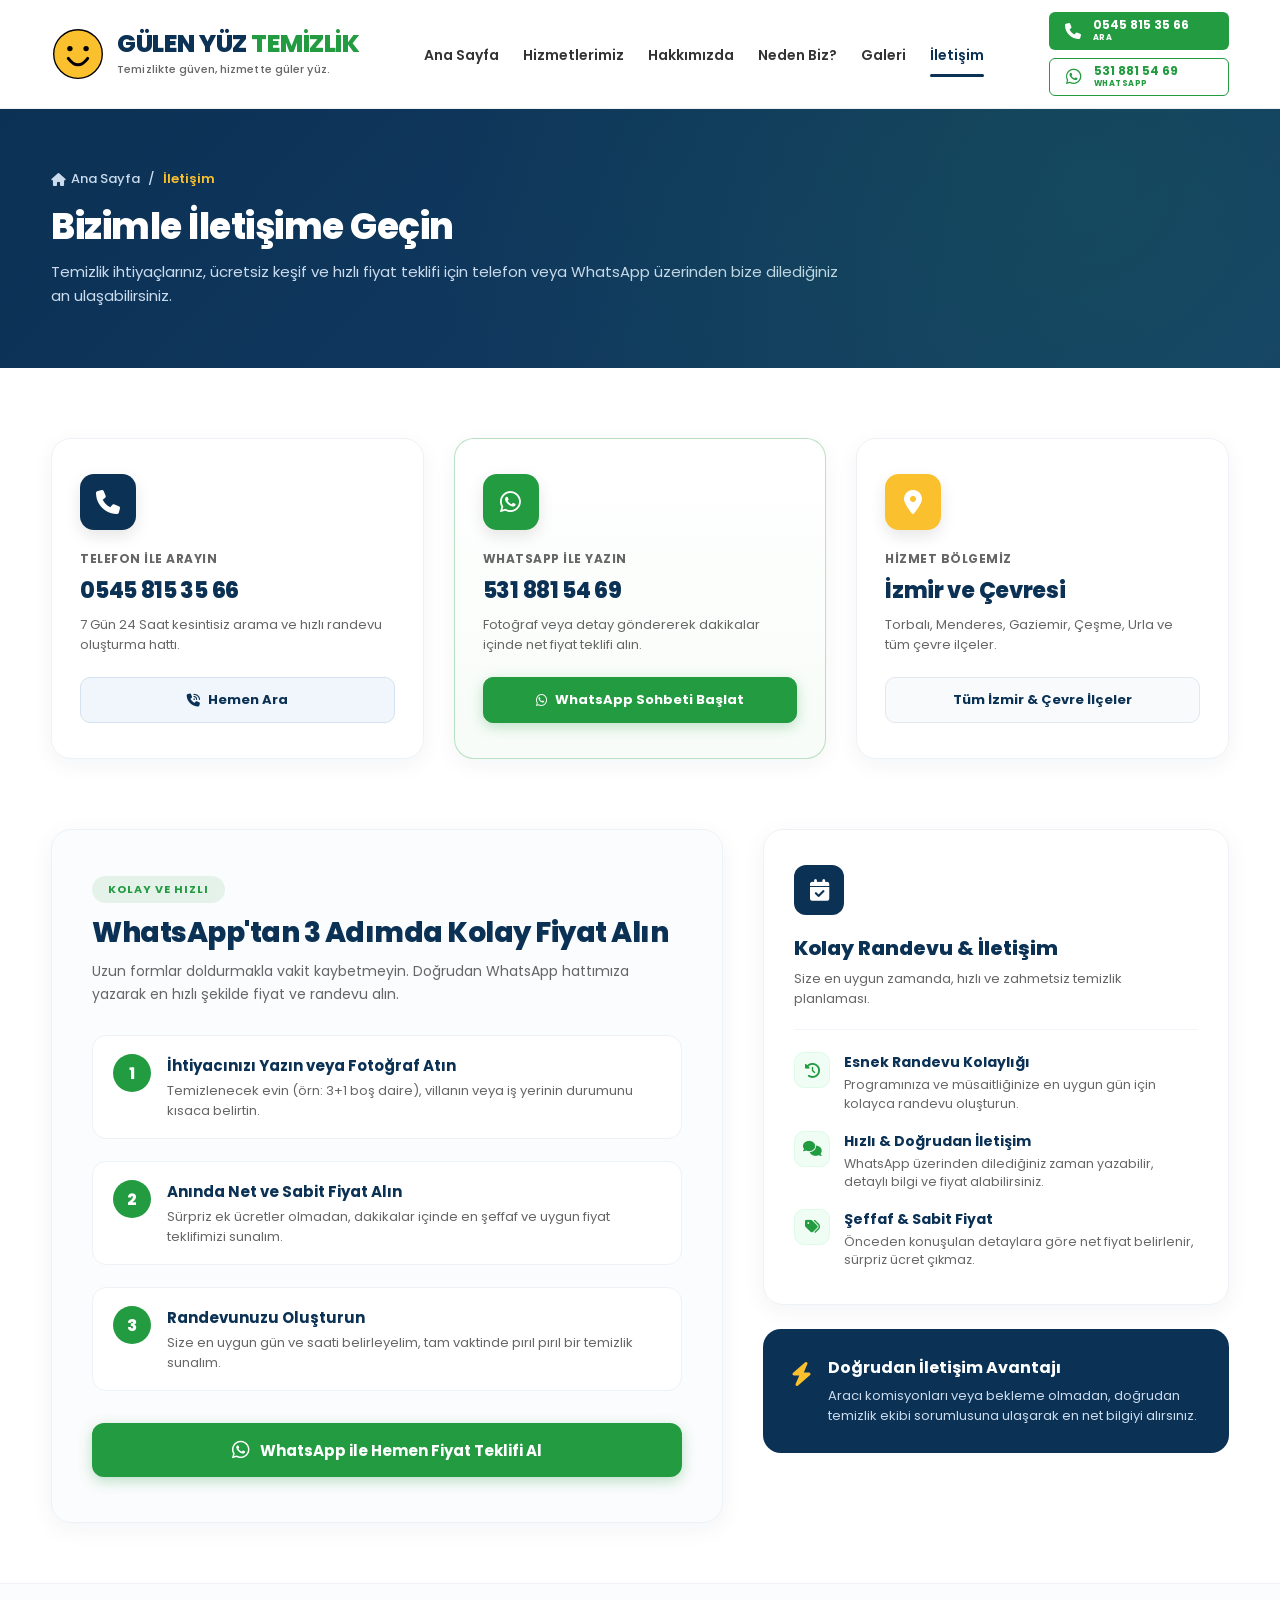
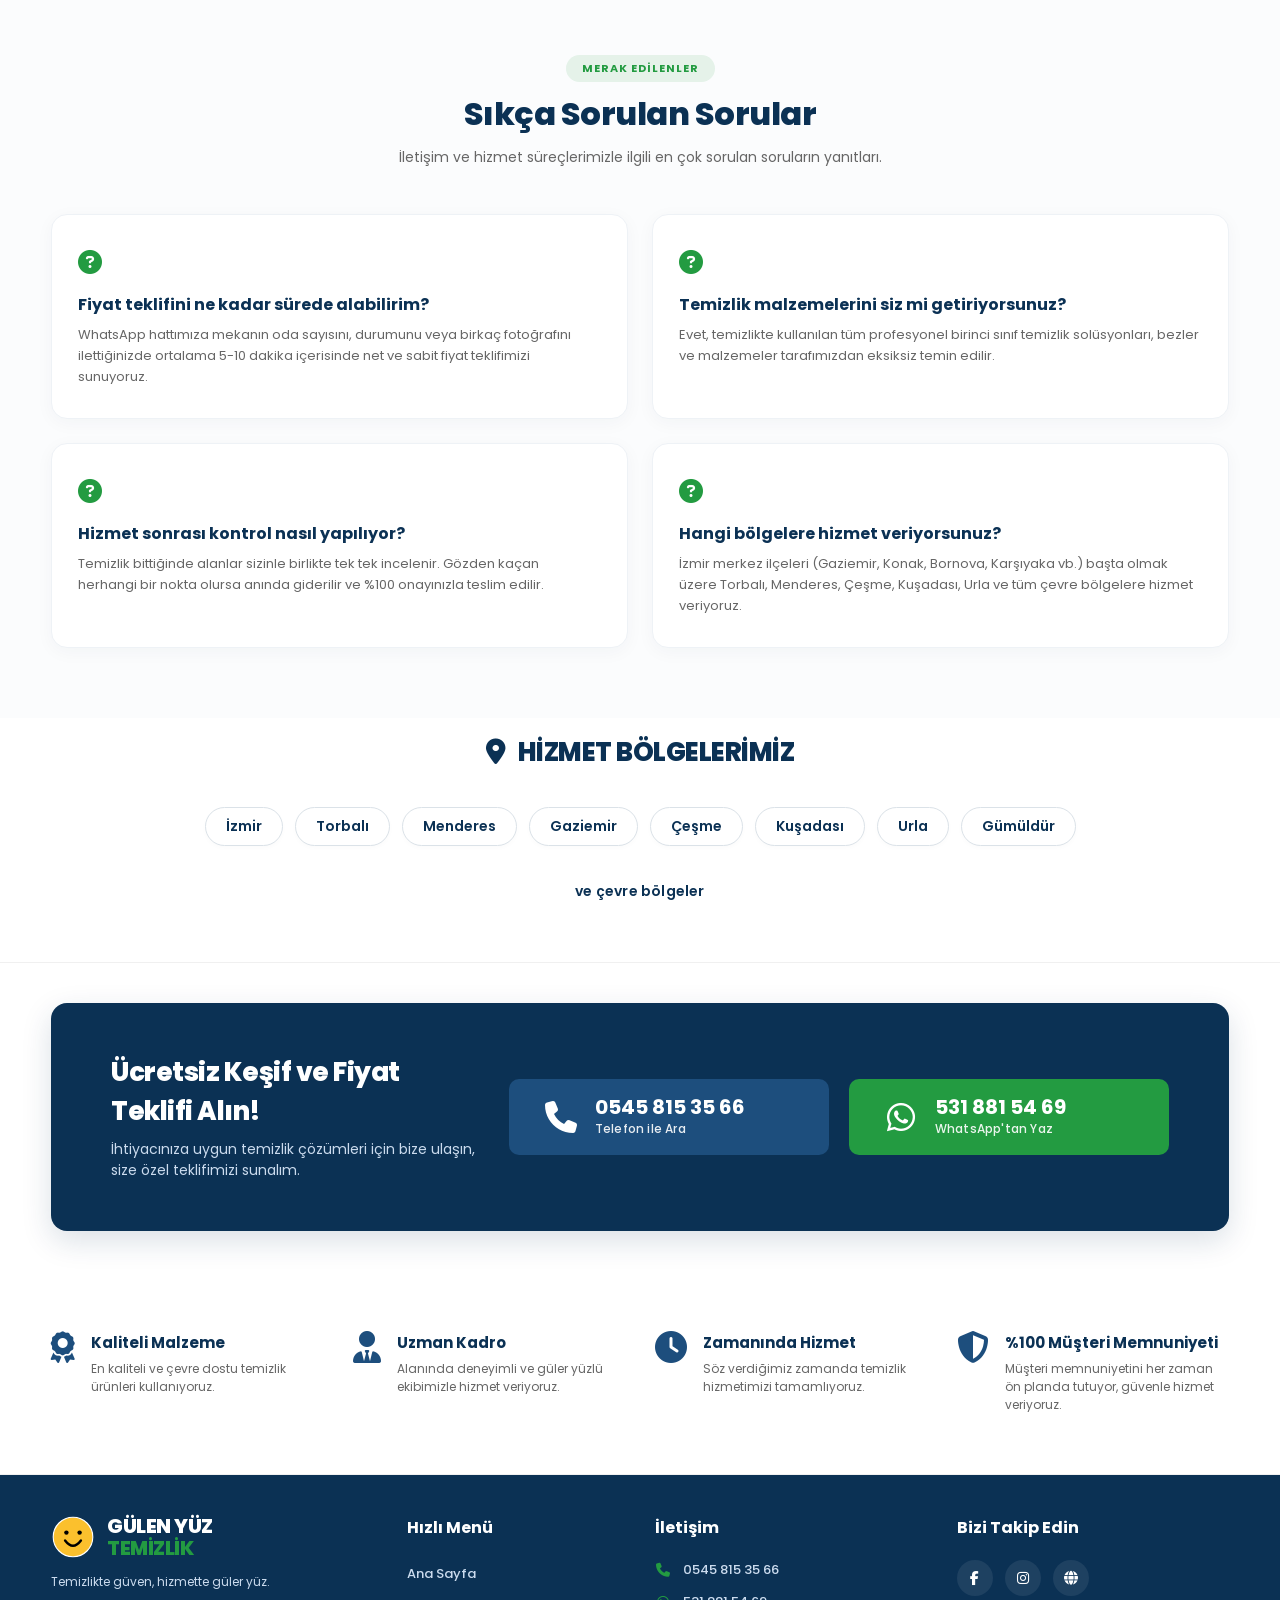
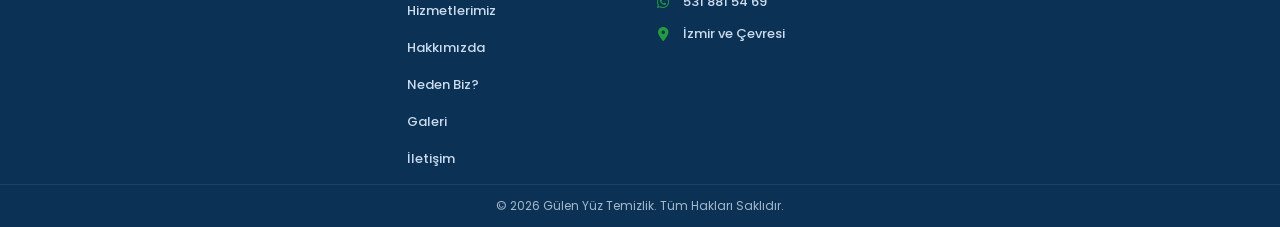
<file: contact.html>
<!DOCTYPE html>
<html lang="tr">
<head>
    <meta charset="UTF-8">
    <meta name="viewport" content="width=device-width, initial-scale=1.0">
    <title>İletişim & Randevu - Gülen Yüz Temizlik | Torbalı & İzmir</title>
    <meta name="description" content="Torbalı ve İzmir temizlik hizmetleri için hemen iletişime geçin. Telefon veya WhatsApp üzerinden anında kolay fiyat ve randevu alın: 0545 815 35 66.">
    <!-- Favicons & Touch Icons (Google Search & Browsers) -->
    <link rel="icon" type="image/svg+xml" href="assets/favicon.svg">
    <link rel="icon" type="image/png" sizes="48x48" href="assets/favicon-48x48.png">
    <link rel="icon" type="image/png" sizes="32x32" href="assets/favicon-32x32.png">
    <link rel="icon" type="image/png" sizes="16x16" href="assets/favicon-16x16.png">
    <link rel="apple-touch-icon" sizes="180x180" href="assets/apple-touch-icon.png">
    <link rel="shortcut icon" href="favicon.ico">
    <meta name="theme-color" content="#0b3154">

    <!-- Open Graph & Social Sharing -->
    <meta property="og:type" content="website">
    <meta property="og:title" content="İletişim & Randevu - Gülen Yüz Temizlik">
    <meta property="og:description" content="İzmir ve Torbalı genelinde hızlı randevu ve teklif almak için bize telefon veya WhatsApp ile ulaşın.">
    <meta property="og:image" content="https://www.torbaligulenyuztemizlik.com.tr/assets/og-image.jpg">
    <meta property="og:url" content="https://www.torbaligulenyuztemizlik.com.tr/contact.html">
    <meta property="og:site_name" content="Gülen Yüz Temizlik">
    <meta name="twitter:card" content="summary_large_image">
    <meta name="twitter:image" content="https://www.torbaligulenyuztemizlik.com.tr/assets/og-image.jpg">
    <!-- Resource Hints: Early connections -->
    <link rel="preconnect" href="https://fonts.googleapis.com">
    <link rel="preconnect" href="https://fonts.gstatic.com" crossorigin>
    <link rel="preconnect" href="https://cdnjs.cloudflare.com">
    <link rel="preconnect" href="https://images.unsplash.com">
    <link rel="dns-prefetch" href="https://images.unsplash.com">
    <!-- Google Fonts: Poppins (non-render-blocking) -->
    <link rel="stylesheet" href="https://fonts.googleapis.com/css2?family=Poppins:wght@400;500;600;700;800&display=swap" media="print" onload="this.media='all'">
    <!-- Font Awesome Icons (non-render-blocking) -->
    <link rel="stylesheet" href="https://cdnjs.cloudflare.com/ajax/libs/font-awesome/6.4.0/css/all.min.css" media="print" onload="this.media='all'">
    <noscript>
        <link rel="stylesheet" href="https://fonts.googleapis.com/css2?family=Poppins:wght@400;500;600;700;800&display=swap">
        <link rel="stylesheet" href="https://cdnjs.cloudflare.com/ajax/libs/font-awesome/6.4.0/css/all.min.css">
    </noscript>
    <!-- Global Stylesheet -->
    <link rel="stylesheet" href="css/style.css">
    <!-- Contact Specific Stylesheet -->
    <link rel="stylesheet" href="css/contact.css">
</head>
<body>

    <!-- Site Header -->
    <header class="site-header">
        <div class="header-container">
            <!-- Logo Section -->
            <a href="index.html" class="logo-container">
                <div class="logo-icon">
                    <svg viewBox="0 0 100 100" xmlns="http://www.w3.org/2000/svg">
                        <circle cx="50" cy="50" r="45" fill="#fbc02d" stroke="#000000" stroke-width="2.5"/>
                        <circle cx="35" cy="40" r="5" fill="#000000"/>
                        <circle cx="65" cy="40" r="5" fill="#000000"/>
                        <path d="M 32 58 Q 50 82 68 58" fill="none" stroke="#000000" stroke-width="5.5" stroke-linecap="round"/>
                    </svg>
                </div>
                <div class="logo-text">
                    <div class="brand-name">
                        <span class="brand-blue">GÜLEN YÜZ</span>
                        <span class="brand-green">TEMİZLİK</span>
                    </div>
                    <div class="brand-subtext">Temizlikte güven, hizmette güler yüz.</div>
                </div>
            </a>

            <!-- Navigation Menu -->
            <nav class="main-navigation">
                <ul>
                    <li><a href="index.html">Ana Sayfa</a></li>
                    <li><a href="our-services.html">Hizmetlerimiz</a></li>
                    <li><a href="about-us.html">Hakkımızda</a></li>
                    <li><a href="why-us.html">Neden Biz?</a></li>
                    <li><a href="gallery.html">Galeri</a></li>
                    <li><a href="contact.html" class="active">İletişim</a></li>
                </ul>
            </nav>

            <!-- Header Right Group (Contact Buttons + Mobile Toggle) -->
            <div class="header-right-group">
                <div class="header-contact">
                    <!-- Phone Call Button -->
                    <a href="tel:05458153566" class="contact-btn btn-phone">
                        <div class="btn-icon">
                            <i class="fa-solid fa-phone"></i>
                        </div>
                        <div class="btn-content">
                            <span class="phone-number">0545 815 35 66</span>
                            <span class="action-text">ARA</span>
                        </div>
                    </a>
                    
                    <!-- WhatsApp Chat Button -->
                    <a href="https://wa.me/905318815469" target="_blank" class="contact-btn btn-whatsapp">
                        <div class="btn-icon">
                            <i class="fa-brands fa-whatsapp"></i>
                        </div>
                        <div class="btn-content">
                            <span class="phone-number">531 881 54 69</span>
                            <span class="action-text">WHATSAPP</span>
                        </div>
                    </a>
                </div>

                <!-- Mobile Menu Hamburger Button -->
                <button class="mobile-nav-toggle" id="mobileNavToggle" aria-label="Menüyü Aç">
                    <span class="hamburger-line"></span>
                    <span class="hamburger-line"></span>
                    <span class="hamburger-line"></span>
                </button>
            </div>
        </div>
    </header>

    <!-- Mobile Navigation Drawer & Backdrop -->
    <div class="mobile-drawer-backdrop" id="mobileDrawerBackdrop"></div>
    <div class="mobile-nav-drawer" id="mobileNavDrawer">
        <div class="mobile-drawer-header">
            <div class="drawer-logo">
                <div class="drawer-logo-icon">
                    <svg viewBox="0 0 100 100" xmlns="http://www.w3.org/2000/svg">
                        <circle cx="50" cy="50" r="45" fill="#fbc02d" stroke="#000000" stroke-width="2.5"/>
                        <circle cx="35" cy="40" r="5" fill="#000000"/>
                        <circle cx="65" cy="40" r="5" fill="#000000"/>
                        <path d="M 32 58 Q 50 82 68 58" fill="none" stroke="#000000" stroke-width="5.5" stroke-linecap="round"/>
                    </svg>
                </div>
                <div class="drawer-brand-name">
                    <span class="brand-blue">GÜLEN YÜZ</span>
                    <span class="brand-green">TEMİZLİK</span>
                </div>
            </div>
            <button class="mobile-drawer-close" id="mobileDrawerClose" aria-label="Menüyü Kapat">
                <i class="fa-solid fa-xmark"></i>
            </button>
        </div>

        <nav class="mobile-drawer-nav">
            <ul>
                <li><a href="index.html" class="drawer-link"><i class="fa-solid fa-house"></i> Ana Sayfa</a></li>
                <li><a href="our-services.html" class="drawer-link"><i class="fa-solid fa-broom"></i> Hizmetlerimiz</a></li>
                <li><a href="about-us.html" class="drawer-link"><i class="fa-solid fa-circle-info"></i> Hakkımızda</a></li>
                <li><a href="why-us.html" class="drawer-link"><i class="fa-solid fa-shield-heart"></i> Neden Biz?</a></li>
                <li><a href="gallery.html" class="drawer-link"><i class="fa-solid fa-images"></i> Galeri</a></li>
                <li><a href="contact.html" class="drawer-link active"><i class="fa-solid fa-phone"></i> İletişim</a></li>
            </ul>
        </nav>

        <div class="mobile-drawer-footer">
            <div class="drawer-contact-buttons">
                <a href="tel:05458153566" class="drawer-btn btn-call">
                    <i class="fa-solid fa-phone"></i>
                    <span>0545 815 35 66</span>
                </a>
                <a href="https://wa.me/905318815469" target="_blank" class="drawer-btn btn-whatsapp">
                    <i class="fa-brands fa-whatsapp"></i>
                    <span>WhatsApp İle İletişim</span>
                </a>
            </div>
            <p class="drawer-slogan">Temizlikte güven, hizmette güler yüz.</p>
        </div>
    </div>

    <main>
        <!-- Page Banner / Breadcrumb Hero -->
        <section class="page-banner">
            <div class="page-banner-container">
                <div class="page-banner-content">
                    <div class="breadcrumb">
                        <a href="index.html"><i class="fa-solid fa-house"></i> Ana Sayfa</a>
                        <span>/</span>
                        <span class="current">İletişim</span>
                    </div>
                    <h1 class="page-banner-title">Bizimle İletişime Geçin</h1>
                    <p class="page-banner-desc">
                        Temizlik ihtiyaçlarınız, ücretsiz keşif ve hızlı fiyat teklifi için telefon veya WhatsApp üzerinden bize dilediğiniz an ulaşabilirsiniz.
                    </p>
                </div>
            </div>
        </section>

        <!-- Contact Cards Section (3 Direct Action Cards) -->
        <section class="contact-cards-section">
            <div class="contact-cards-container">
                <!-- Card 1: Phone -->
                <div class="contact-info-card">
                    <div class="contact-card-icon icon-blue">
                        <i class="fa-solid fa-phone"></i>
                    </div>
                    <div class="contact-card-content">
                        <span class="contact-card-label">Telefon ile Arayın</span>
                        <h3 class="contact-card-value">0545 815 35 66</h3>
                        <p class="contact-card-desc">7 Gün 24 Saat kesintisiz arama ve hızlı randevu oluşturma hattı.</p>
                        <a href="tel:05458153566" class="contact-card-action btn-card-phone">
                            <i class="fa-solid fa-phone-volume"></i> Hemen Ara
                        </a>
                    </div>
                </div>

                <!-- Card 2: WhatsApp -->
                <div class="contact-info-card highlight-card">
                    <div class="contact-card-icon icon-green">
                        <i class="fa-brands fa-whatsapp"></i>
                    </div>
                    <div class="contact-card-content">
                        <span class="contact-card-label">WhatsApp ile Yazın</span>
                        <h3 class="contact-card-value">531 881 54 69</h3>
                        <p class="contact-card-desc">Fotoğraf veya detay göndererek dakikalar içinde net fiyat teklifi alın.</p>
                        <a href="https://wa.me/905318815469?text=Merhaba,%20temizlik%20hizmeti%20için%20fiyat%20teklifi%20almak%20istiyorum." target="_blank" class="contact-card-action btn-card-whatsapp">
                            <i class="fa-brands fa-whatsapp"></i> WhatsApp Sohbeti Başlat
                        </a>
                    </div>
                </div>

                <!-- Card 3: Location -->
                <div class="contact-info-card">
                    <div class="contact-card-icon icon-yellow">
                        <i class="fa-solid fa-location-dot"></i>
                    </div>
                    <div class="contact-card-content">
                        <span class="contact-card-label">Hizmet Bölgemiz</span>
                        <h3 class="contact-card-value">İzmir ve Çevresi</h3>
                        <p class="contact-card-desc">Torbalı, Menderes, Gaziemir, Çeşme, Urla ve tüm çevre ilçeler.</p>
                        <span class="contact-card-tag">Tüm İzmir & Çevre İlçeler</span>
                    </div>
                </div>
            </div>
        </section>

        <!-- Direct Booking & Info Section (2 Column) -->
        <section class="direct-booking-section">
            <div class="direct-booking-container">
                <!-- Left: 3-Step WhatsApp Guide -->
                <div class="guide-box">
                    <span class="section-badge">KOLAY VE HIZLI</span>
                    <h2 class="guide-title">WhatsApp'tan 3 Adımda Kolay Fiyat Alın</h2>
                    <p class="guide-desc">Uzun formlar doldurmakla vakit kaybetmeyin. Doğrudan WhatsApp hattımıza yazarak en hızlı şekilde fiyat ve randevu alın.</p>

                    <div class="guide-steps">
                        <!-- Step 1 -->
                        <div class="guide-step-item">
                            <div class="guide-step-num">1</div>
                            <div class="guide-step-content">
                                <h4 class="guide-step-title">İhtiyacınızı Yazın veya Fotoğraf Atın</h4>
                                <p class="guide-step-text">Temizlenecek evin (örn: 3+1 boş daire), villanın veya iş yerinin durumunu kısaca belirtin.</p>
                            </div>
                        </div>

                        <!-- Step 2 -->
                        <div class="guide-step-item">
                            <div class="guide-step-num">2</div>
                            <div class="guide-step-content">
                                <h4 class="guide-step-title">Anında Net ve Sabit Fiyat Alın</h4>
                                <p class="guide-step-text">Sürpriz ek ücretler olmadan, dakikalar içinde en şeffaf ve uygun fiyat teklifimizi sunalım.</p>
                            </div>
                        </div>

                        <!-- Step 3 -->
                        <div class="guide-step-item">
                            <div class="guide-step-num">3</div>
                            <div class="guide-step-content">
                                <h4 class="guide-step-title">Randevunuzu Oluşturun</h4>
                                <p class="guide-step-text">Size en uygun gün ve saati belirleyelim, tam vaktinde pırıl pırıl bir temizlik sunalım.</p>
                            </div>
                        </div>
                    </div>

                    <a href="https://wa.me/905318815469?text=Merhaba,%20temizlik%20hizmeti%20için%20fiyat%20teklifi%20almak%20istiyorum." target="_blank" class="guide-cta-btn">
                        <i class="fa-brands fa-whatsapp"></i> WhatsApp ile Hemen Fiyat Teklifi Al
                    </a>
                </div>

                <!-- Right: Booking & Contact Highlights -->
                <div class="hours-info-wrapper">
                    <!-- Info / Service Guarantee Box -->
                    <div class="hours-card">
                        <div class="hours-icon-box">
                            <i class="fa-solid fa-calendar-check"></i>
                        </div>
                        <h3 class="hours-card-title">Kolay Randevu & İletişim</h3>
                        <p class="hours-card-sub">Size en uygun zamanda, hızlı ve zahmetsiz temizlik planlaması.</p>
                        
                        <div class="contact-highlights-list">
                            <div class="highlight-item">
                                <div class="highlight-icon"><i class="fa-solid fa-clock-rotate-left"></i></div>
                                <div class="highlight-info">
                                    <strong>Esnek Randevu Kolaylığı</strong>
                                    <span>Programınıza ve müsaitliğinize en uygun gün için kolayca randevu oluşturun.</span>
                                </div>
                            </div>
                            <div class="highlight-item">
                                <div class="highlight-icon"><i class="fa-solid fa-comments"></i></div>
                                <div class="highlight-info">
                                    <strong>Hızlı & Doğrudan İletişim</strong>
                                    <span>WhatsApp üzerinden dilediğiniz zaman yazabilir, detaylı bilgi ve fiyat alabilirsiniz.</span>
                                </div>
                            </div>
                            <div class="highlight-item">
                                <div class="highlight-icon"><i class="fa-solid fa-tags"></i></div>
                                <div class="highlight-info">
                                    <strong>Şeffaf & Sabit Fiyat</strong>
                                    <span>Önceden konuşulan detaylara göre net fiyat belirlenir, sürpriz ücret çıkmaz.</span>
                                </div>
                            </div>
                        </div>
                    </div>

                    <!-- Direct Contact Advantage Box -->
                    <div class="advantage-card">
                        <div class="advantage-icon">
                            <i class="fa-solid fa-bolt"></i>
                        </div>
                        <div class="advantage-text">
                            <h4>Doğrudan İletişim Avantajı</h4>
                            <p>Aracı komisyonları veya bekleme olmadan, doğrudan temizlik ekibi sorumlusuna ulaşarak en net bilgiyi alırsınız.</p>
                        </div>
                    </div>
                </div>
            </div>
        </section>

        <!-- FAQ Section (Sıkça Sorulan Sorular) -->
        <section class="faq-section">
            <div class="faq-container">
                <div class="section-intro">
                    <span class="section-badge">MERAK EDİLENLER</span>
                    <h2 class="section-main-title">Sıkça Sorulan Sorular</h2>
                    <p class="section-main-desc">İletişim ve hizmet süreçlerimizle ilgili en çok sorulan soruların yanıtları.</p>
                </div>

                <div class="faq-grid">
                    <!-- FAQ 1 -->
                    <div class="faq-card">
                        <div class="faq-icon"><i class="fa-solid fa-circle-question"></i></div>
                        <h3 class="faq-question">Fiyat teklifini ne kadar sürede alabilirim?</h3>
                        <p class="faq-answer">WhatsApp hattımıza mekanın oda sayısını, durumunu veya birkaç fotoğrafını ilettiğinizde ortalama 5-10 dakika içerisinde net ve sabit fiyat teklifimizi sunuyoruz.</p>
                    </div>

                    <!-- FAQ 2 -->
                    <div class="faq-card">
                        <div class="faq-icon"><i class="fa-solid fa-circle-question"></i></div>
                        <h3 class="faq-question">Temizlik malzemelerini  siz mi getiriyorsunuz?</h3>
                        <p class="faq-answer">Evet, temizlikte kullanılan tüm profesyonel  birinci sınıf temizlik solüsyonları, bezler ve malzemeler tarafımızdan eksiksiz temin edilir.</p>
                    </div>

                    <!-- FAQ 3 -->
                    <div class="faq-card">
                        <div class="faq-icon"><i class="fa-solid fa-circle-question"></i></div>
                        <h3 class="faq-question">Hizmet sonrası kontrol nasıl yapılıyor?</h3>
                        <p class="faq-answer">Temizlik bittiğinde alanlar sizinle birlikte tek tek incelenir. Gözden kaçan herhangi bir nokta olursa anında giderilir ve %100 onayınızla teslim edilir.</p>
                    </div>

                    <!-- FAQ 4 -->
                    <div class="faq-card">
                        <div class="faq-icon"><i class="fa-solid fa-circle-question"></i></div>
                        <h3 class="faq-question">Hangi bölgelere hizmet veriyorsunuz?</h3>
                        <p class="faq-answer">İzmir merkez ilçeleri (Gaziemir, Konak, Bornova, Karşıyaka vb.) başta olmak üzere Torbalı, Menderes, Çeşme, Kuşadası, Urla ve tüm çevre bölgelere hizmet veriyoruz.</p>
                    </div>
                </div>
            </div>
        </section>

        <!-- Service Areas Section -->
        <section class="areas-section">
            <div class="areas-container">
                <div class="areas-header">
                    <i class="fa-solid fa-location-dot marker-icon"></i>
                    <h2 class="areas-title">HİZMET BÖLGELERİMİZ</h2>
                </div>
                
                <div class="areas-list">
                    <span class="area-pill">İzmir</span>
                    <span class="area-pill">Torbalı</span>
                    <span class="area-pill">Menderes</span>
                    <span class="area-pill">Gaziemir</span>
                    <span class="area-pill">Çeşme</span>
                    <span class="area-pill">Kuşadası</span>
                    <span class="area-pill">Urla</span>
                    <span class="area-pill">Gümüldür</span>
                </div>
                
                <p class="areas-subtext">ve çevre bölgeler</p>
            </div>
        </section>

        <!-- Promo Section (Free Quote / CTA) -->
        <section class="promo-section">
            <div class="promo-container">
                <!-- Promo Text Content -->
                <div class="promo-content">
                    <h2 class="promo-title">Ücretsiz Keşif ve Fiyat Teklifi Alın!</h2>
                    <p class="promo-subtitle">İhtiyacınıza uygun temizlik çözümleri için bize ulaşın, size özel teklifimizi sunalım.</p>
                </div>
                
                <!-- Promo Action Buttons -->
                <div class="promo-actions">
                    <!-- Phone CTA Button -->
                    <a href="tel:05458153566" class="promo-btn btn-promo-phone">
                        <div class="promo-btn-icon">
                            <i class="fa-solid fa-phone"></i>
                        </div>
                        <div class="promo-btn-text">
                            <span class="num">0545 815 35 66</span>
                            <span class="lbl">Telefon ile Ara</span>
                        </div>
                    </a>
                    
                    <!-- WhatsApp CTA Button -->
                    <a href="https://wa.me/905318815469?text=Merhaba,%20temizlik%20hizmeti%20için%20fiyat%20teklifi%20almak%20istiyorum." target="_blank" class="promo-btn btn-promo-whatsapp">
                        <div class="promo-btn-icon">
                            <i class="fa-brands fa-whatsapp"></i>
                        </div>
                        <div class="promo-btn-text">
                            <span class="num">531 881 54 69</span>
                            <span class="lbl">WhatsApp'tan Yaz</span>
                        </div>
                    </a>
                </div>
            </div>
        </section>

        <!-- Features Section (Trust Badges) -->
        <section class="features-section">
            <div class="features-container">
                <!-- Feature 1: Kaliteli Malzeme -->
                <div class="feature-card">
                    <div class="feature-badge-icon">
                        <i class="fa-solid fa-award"></i>
                    </div>
                    <div class="feature-badge-content">
                        <h3 class="feature-badge-title">Kaliteli Malzeme</h3>
                        <p class="feature-badge-desc">En kaliteli ve çevre dostu temizlik ürünleri kullanıyoruz.</p>
                    </div>
                </div>
                
                <!-- Feature 2: Uzman Kadro -->
                <div class="feature-card">
                    <div class="feature-badge-icon">
                        <i class="fa-solid fa-user-tie"></i>
                    </div>
                    <div class="feature-badge-content">
                        <h3 class="feature-badge-title">Uzman Kadro</h3>
                        <p class="feature-badge-desc">Alanında deneyimli ve güler yüzlü ekibimizle hizmet veriyoruz.</p>
                    </div>
                </div>
                
                <!-- Feature 3: Zamanında Hizmet -->
                <div class="feature-card">
                    <div class="feature-badge-icon">
                        <i class="fa-solid fa-clock"></i>
                    </div>
                    <div class="feature-badge-content">
                        <h3 class="feature-badge-title">Zamanında Hizmet</h3>
                        <p class="feature-badge-desc">Söz verdiğimiz zamanda temizlik hizmetimizi tamamlıyoruz.</p>
                    </div>
                </div>
                
                <!-- Feature 4: Müşteri Memnuniyeti -->
                <div class="feature-card">
                    <div class="feature-badge-icon">
                        <i class="fa-solid fa-shield-halved"></i>
                    </div>
                    <div class="feature-badge-content">
                        <h3 class="feature-badge-title">%100 Müşteri Memnuniyeti</h3>
                        <p class="feature-badge-desc">Müşteri memnuniyetini her zaman ön planda tutuyor, güvenle hizmet veriyoruz.</p>
                    </div>
                </div>
            </div>
        </section>
    </main>

    <!-- Footer Section -->
    <footer class="site-footer">
        <div class="footer-container">
            <!-- Footer Col 1: Logo & Slogan -->
            <div class="footer-col col-logo">
                <div class="footer-logo">
                    <div class="footer-logo-icon">
                        <svg viewBox="0 0 100 100" xmlns="http://www.w3.org/2000/svg">
                            <!-- Yellow circle with white border -->
                            <circle cx="50" cy="50" r="45" fill="#fbc02d" stroke="#ffffff" stroke-width="2.5"/>
                            <!-- Left eye -->
                            <circle cx="35" cy="40" r="5" fill="#000000"/>
                            <!-- Right eye -->
                            <circle cx="65" cy="40" r="5" fill="#000000"/>
                            <!-- Smile (Quadratic Bezier Curve) -->
                            <path d="M 32 58 Q 50 82 68 58" fill="none" stroke="#000000" stroke-width="5.5" stroke-linecap="round"/>
                        </svg>
                    </div>
                    <div class="footer-logo-text">
                        <span class="footer-brand-white">GÜLEN YÜZ</span>
                        <span class="footer-brand-green">TEMİZLİK</span>
                    </div>
                </div>
                <p class="footer-slogan">Temizlikte güven, hizmette güler yüz.</p>
            </div>
            
            <!-- Footer Col 2: Hızlı Menü -->
            <div class="footer-col">
                <h4 class="footer-col-title">Hızlı Menü</h4>
                <ul class="footer-links">
                    <li><a href="index.html">Ana Sayfa</a></li>
                    <li><a href="our-services.html">Hizmetlerimiz</a></li>
                    <li><a href="about-us.html">Hakkımızda</a></li>
                    <li><a href="why-us.html">Neden Biz?</a></li>
                    <li><a href="gallery.html">Galeri</a></li>
                    <li><a href="contact.html">İletişim</a></li>
                </ul>
            </div>
            
            <!-- Footer Col 3: İletişim -->
            <div class="footer-col">
                <h4 class="footer-col-title">İletişim</h4>
                <ul class="footer-contact-info">
                    <li>
                        <i class="fa-solid fa-phone"></i>
                        <a href="tel:05458153566">0545 815 35 66</a>
                    </li>
                    <li>
                        <i class="fa-brands fa-whatsapp"></i>
                        <a href="https://wa.me/905318815469" target="_blank">531 881 54 69</a>
                    </li>
                    <li>
                        <i class="fa-solid fa-location-dot"></i>
                        <span>İzmir ve Çevresi</span>
                    </li>
                </ul>
            </div>
            
            <!-- Footer Col 4: Sosyal Medya -->
            <div class="footer-col">
                <h4 class="footer-col-title">Bizi Takip Edin</h4>
                <div class="footer-socials">
                    <a href="#" target="_blank" class="social-link"><i class="fa-brands fa-facebook-f"></i></a>
                    <a href="#" target="_blank" class="social-link"><i class="fa-brands fa-instagram"></i></a>
                    <a href="#" target="_blank" class="social-link"><i class="fa-solid fa-globe"></i></a>
                </div>
            </div>
        </div>
        
        <!-- Footer Bottom Bar -->
        <div class="footer-bottom">
            <div class="footer-bottom-container">
                <p class="copyright-text">&copy; 2026 Gülen Yüz Temizlik. Tüm Hakları Saklıdır.</p>
            </div>
        </div>
    </footer>

    <!-- Main Global Scripts -->
    <script src="js/main.js" defer></script>
</body>
</html>
</file>
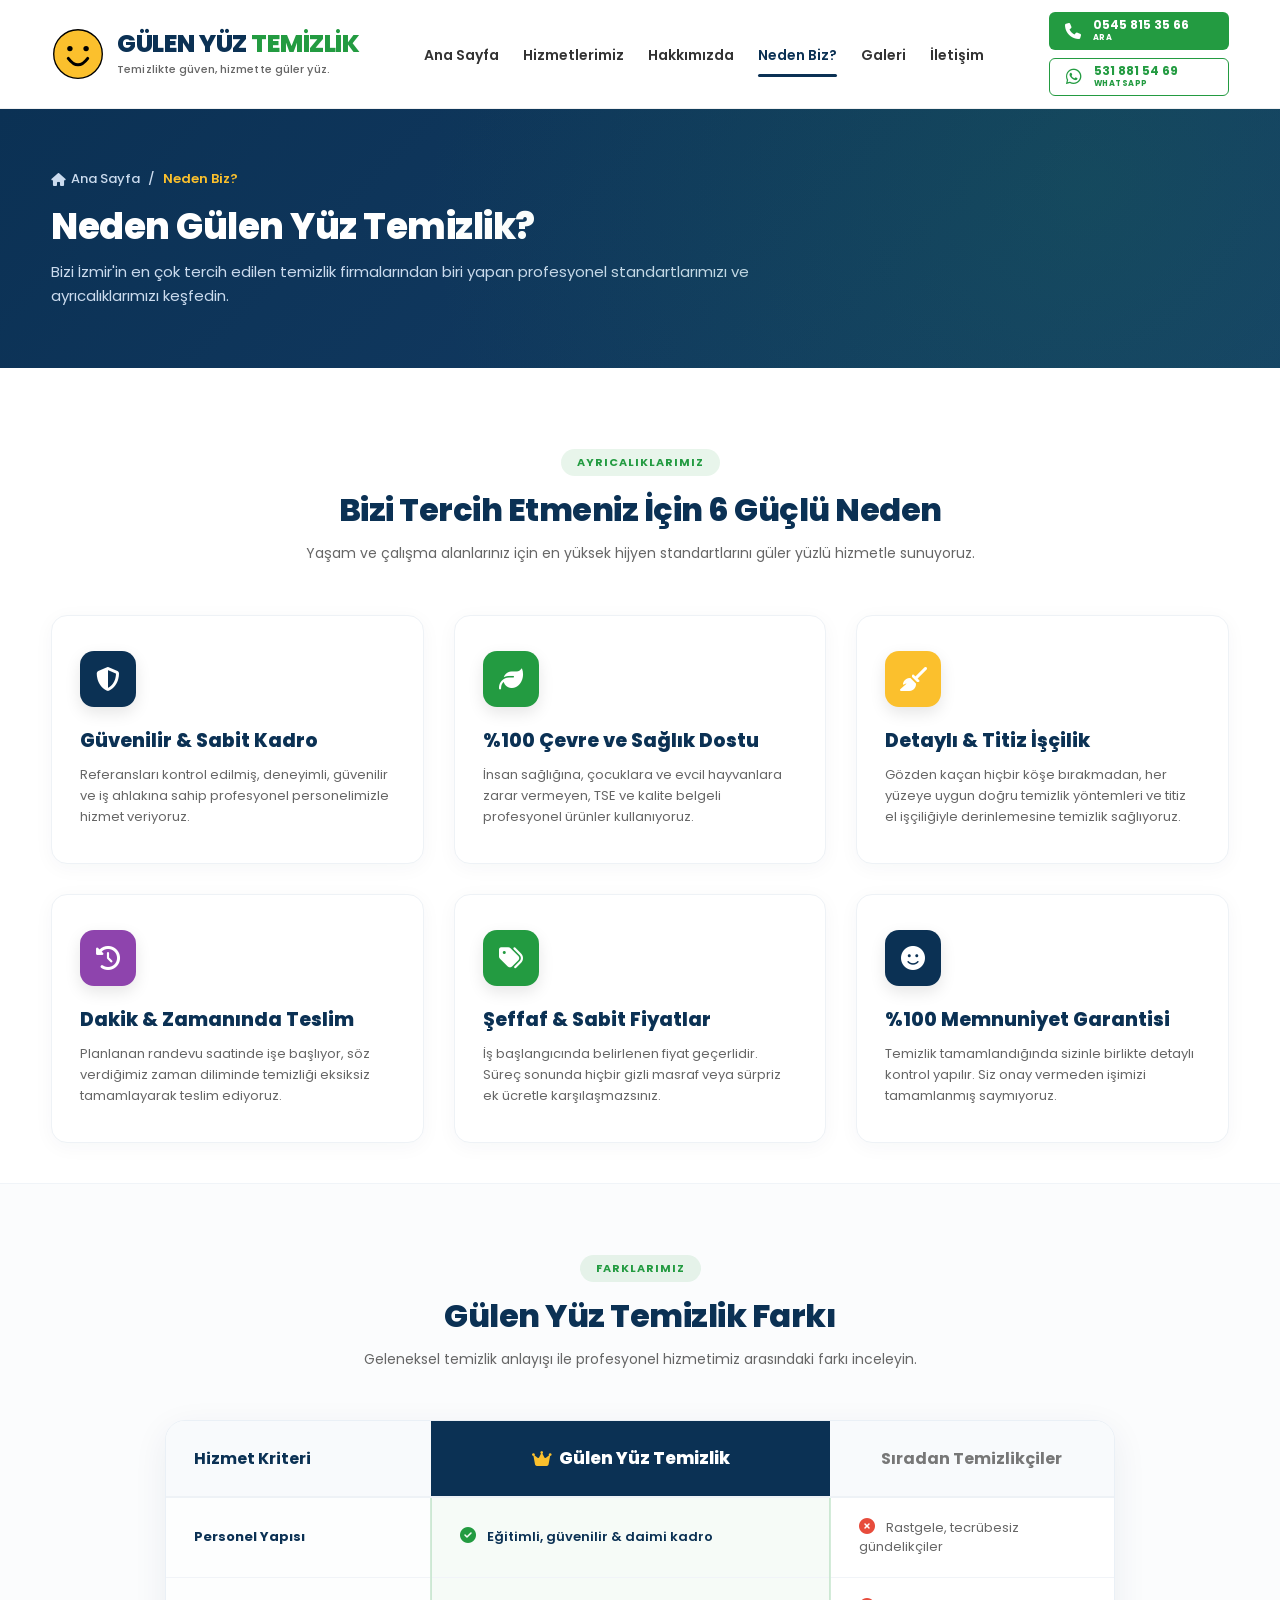
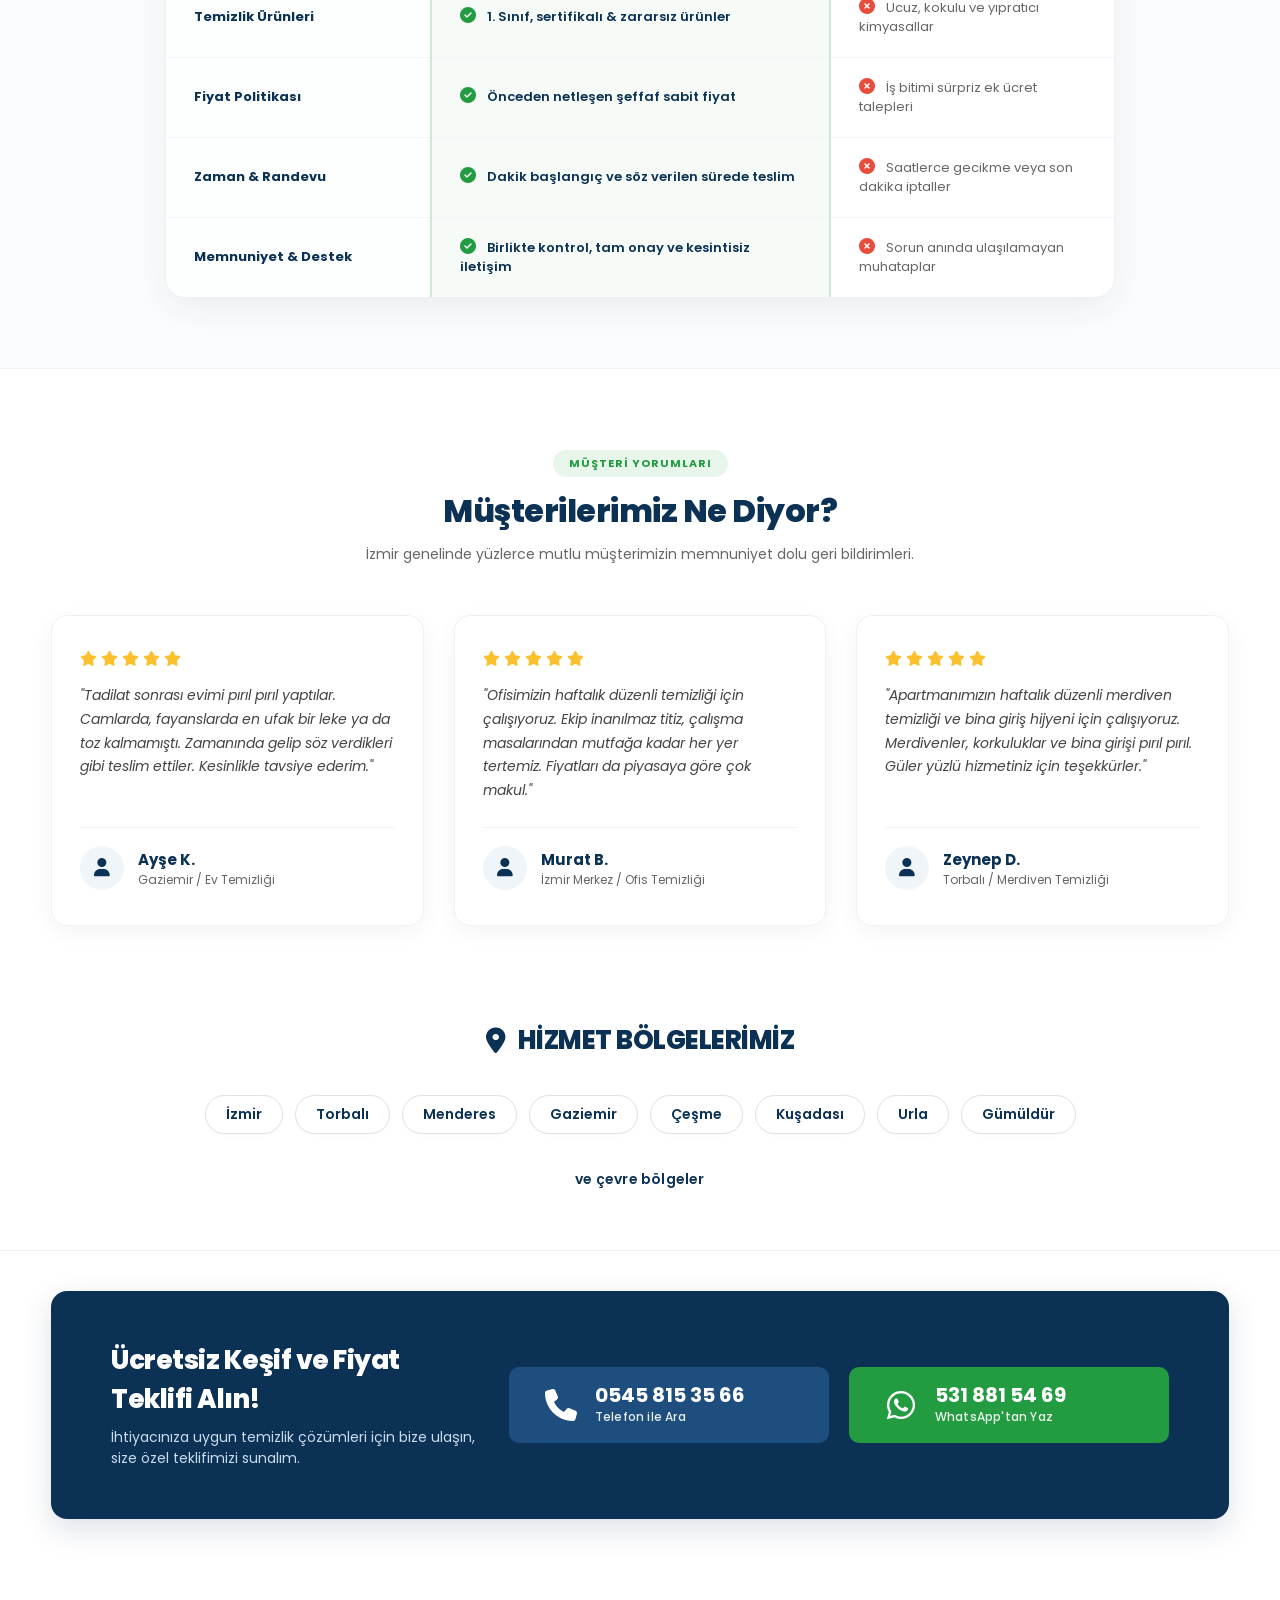
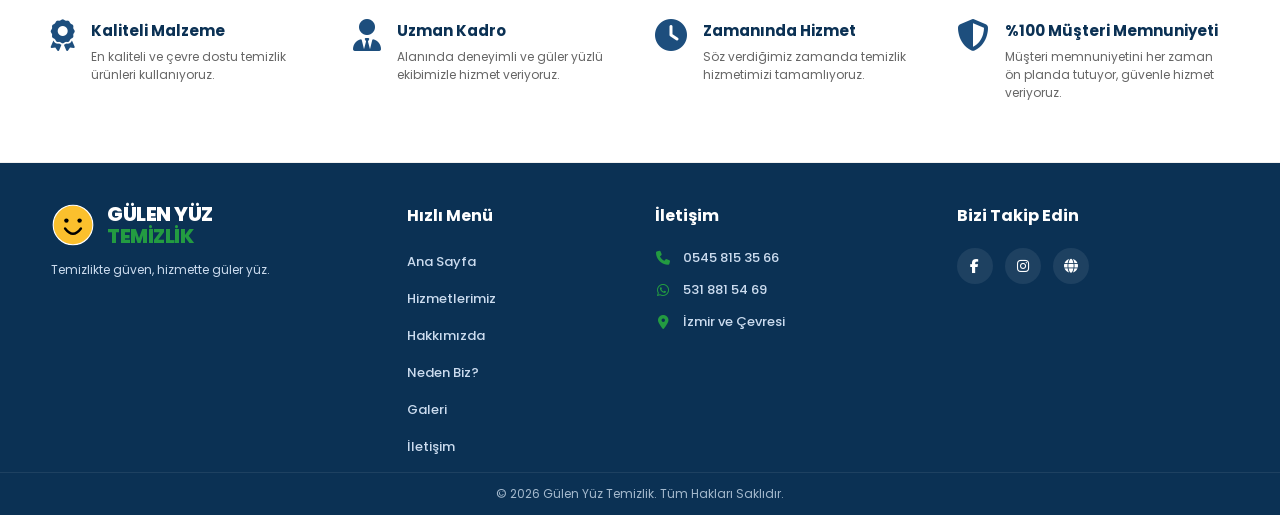
<file: why-us.html>
<!DOCTYPE html>
<html lang="tr">
<head>
    <meta charset="UTF-8">
    <meta name="viewport" content="width=device-width, initial-scale=1.0">
    <title>Neden Biz? - Gülen Yüz Temizlik | Torbalı & İzmir</title>
    <meta name="description" content="Neden Gülen Yüz Temizlik? Torbalı ve İzmir genelinde güvenilir temizlik ekibi, kaliteli malzemeler ve %100 müşteri memnuniyeti garantisi.">
    <!-- Favicons & Touch Icons (Google Search & Browsers) -->
    <link rel="icon" type="image/svg+xml" href="assets/favicon.svg">
    <link rel="icon" type="image/png" sizes="48x48" href="assets/favicon-48x48.png">
    <link rel="icon" type="image/png" sizes="32x32" href="assets/favicon-32x32.png">
    <link rel="icon" type="image/png" sizes="16x16" href="assets/favicon-16x16.png">
    <link rel="apple-touch-icon" sizes="180x180" href="assets/apple-touch-icon.png">
    <link rel="shortcut icon" href="favicon.ico">
    <meta name="theme-color" content="#0b3154">

    <!-- Open Graph & Social Sharing -->
    <meta property="og:type" content="website">
    <meta property="og:title" content="Neden Biz? - Gülen Yüz Temizlik">
    <meta property="og:description" content="Neden Gülen Yüz Temizlik? Güvenilir personel, kaliteli temizlik ürünleri ve %100 memnuniyet.">
    <meta property="og:image" content="https://www.torbaligulenyuztemizlik.com.tr/assets/og-image.jpg">
    <meta property="og:url" content="https://www.torbaligulenyuztemizlik.com.tr/why-us.html">
    <meta property="og:site_name" content="Gülen Yüz Temizlik">
    <meta name="twitter:card" content="summary_large_image">
    <meta name="twitter:image" content="https://www.torbaligulenyuztemizlik.com.tr/assets/og-image.jpg">
    <!-- Resource Hints: Early connections -->
    <link rel="preconnect" href="https://fonts.googleapis.com">
    <link rel="preconnect" href="https://fonts.gstatic.com" crossorigin>
    <link rel="preconnect" href="https://cdnjs.cloudflare.com">
    <link rel="preconnect" href="https://images.unsplash.com">
    <link rel="dns-prefetch" href="https://images.unsplash.com">
    <!-- Google Fonts: Poppins (non-render-blocking) -->
    <link rel="stylesheet" href="https://fonts.googleapis.com/css2?family=Poppins:wght@400;500;600;700;800&display=swap" media="print" onload="this.media='all'">
    <!-- Font Awesome Icons (non-render-blocking) -->
    <link rel="stylesheet" href="https://cdnjs.cloudflare.com/ajax/libs/font-awesome/6.4.0/css/all.min.css" media="print" onload="this.media='all'">
    <noscript>
        <link rel="stylesheet" href="https://fonts.googleapis.com/css2?family=Poppins:wght@400;500;600;700;800&display=swap">
        <link rel="stylesheet" href="https://cdnjs.cloudflare.com/ajax/libs/font-awesome/6.4.0/css/all.min.css">
    </noscript>
    <!-- Global Stylesheet -->
    <link rel="stylesheet" href="css/style.css">
    <!-- Why Us Specific Stylesheet -->
    <link rel="stylesheet" href="css/why-us.css">
</head>
<body>

    <!-- Site Header -->
    <header class="site-header">
        <div class="header-container">
            <!-- Logo Section -->
            <a href="index.html" class="logo-container">
                <div class="logo-icon">
                    <svg viewBox="0 0 100 100" xmlns="http://www.w3.org/2000/svg">
                        <circle cx="50" cy="50" r="45" fill="#fbc02d" stroke="#000000" stroke-width="2.5"/>
                        <circle cx="35" cy="40" r="5" fill="#000000"/>
                        <circle cx="65" cy="40" r="5" fill="#000000"/>
                        <path d="M 32 58 Q 50 82 68 58" fill="none" stroke="#000000" stroke-width="5.5" stroke-linecap="round"/>
                    </svg>
                </div>
                <div class="logo-text">
                    <div class="brand-name">
                        <span class="brand-blue">GÜLEN YÜZ</span>
                        <span class="brand-green">TEMİZLİK</span>
                    </div>
                    <div class="brand-subtext">Temizlikte güven, hizmette güler yüz.</div>
                </div>
            </a>

            <!-- Navigation Menu -->
            <nav class="main-navigation">
                <ul>
                    <li><a href="index.html">Ana Sayfa</a></li>
                    <li><a href="our-services.html">Hizmetlerimiz</a></li>
                    <li><a href="about-us.html">Hakkımızda</a></li>
                    <li><a href="why-us.html" class="active">Neden Biz?</a></li>
                    <li><a href="gallery.html">Galeri</a></li>
                    <li><a href="contact.html">İletişim</a></li>
                </ul>
            </nav>

            <!-- Header Right Group (Contact Buttons + Mobile Toggle) -->
            <div class="header-right-group">
                <div class="header-contact">
                    <!-- Phone Call Button -->
                    <a href="tel:05458153566" class="contact-btn btn-phone">
                        <div class="btn-icon">
                            <i class="fa-solid fa-phone"></i>
                        </div>
                        <div class="btn-content">
                            <span class="phone-number">0545 815 35 66</span>
                            <span class="action-text">ARA</span>
                        </div>
                    </a>
                    
                    <!-- WhatsApp Chat Button -->
                    <a href="https://wa.me/905318815469" target="_blank" class="contact-btn btn-whatsapp">
                        <div class="btn-icon">
                            <i class="fa-brands fa-whatsapp"></i>
                        </div>
                        <div class="btn-content">
                            <span class="phone-number">531 881 54 69</span>
                            <span class="action-text">WHATSAPP</span>
                        </div>
                    </a>
                </div>

                <!-- Mobile Menu Hamburger Button -->
                <button class="mobile-nav-toggle" id="mobileNavToggle" aria-label="Menüyü Aç">
                    <span class="hamburger-line"></span>
                    <span class="hamburger-line"></span>
                    <span class="hamburger-line"></span>
                </button>
            </div>
        </div>
    </header>

    <!-- Mobile Navigation Drawer & Backdrop -->
    <div class="mobile-drawer-backdrop" id="mobileDrawerBackdrop"></div>
    <div class="mobile-nav-drawer" id="mobileNavDrawer">
        <div class="mobile-drawer-header">
            <div class="drawer-logo">
                <div class="drawer-logo-icon">
                    <svg viewBox="0 0 100 100" xmlns="http://www.w3.org/2000/svg">
                        <circle cx="50" cy="50" r="45" fill="#fbc02d" stroke="#000000" stroke-width="2.5"/>
                        <circle cx="35" cy="40" r="5" fill="#000000"/>
                        <circle cx="65" cy="40" r="5" fill="#000000"/>
                        <path d="M 32 58 Q 50 82 68 58" fill="none" stroke="#000000" stroke-width="5.5" stroke-linecap="round"/>
                    </svg>
                </div>
                <div class="drawer-brand-name">
                    <span class="brand-blue">GÜLEN YÜZ</span>
                    <span class="brand-green">TEMİZLİK</span>
                </div>
            </div>
            <button class="mobile-drawer-close" id="mobileDrawerClose" aria-label="Menüyü Kapat">
                <i class="fa-solid fa-xmark"></i>
            </button>
        </div>

        <nav class="mobile-drawer-nav">
            <ul>
                <li><a href="index.html" class="drawer-link"><i class="fa-solid fa-house"></i> Ana Sayfa</a></li>
                <li><a href="our-services.html" class="drawer-link"><i class="fa-solid fa-broom"></i> Hizmetlerimiz</a></li>
                <li><a href="about-us.html" class="drawer-link"><i class="fa-solid fa-circle-info"></i> Hakkımızda</a></li>
                <li><a href="why-us.html" class="drawer-link active"><i class="fa-solid fa-shield-heart"></i> Neden Biz?</a></li>
                <li><a href="gallery.html" class="drawer-link"><i class="fa-solid fa-images"></i> Galeri</a></li>
                <li><a href="contact.html" class="drawer-link"><i class="fa-solid fa-phone"></i> İletişim</a></li>
            </ul>
        </nav>

        <div class="mobile-drawer-footer">
            <div class="drawer-contact-buttons">
                <a href="tel:05458153566" class="drawer-btn btn-call">
                    <i class="fa-solid fa-phone"></i>
                    <span>0545 815 35 66</span>
                </a>
                <a href="https://wa.me/905318815469" target="_blank" class="drawer-btn btn-whatsapp">
                    <i class="fa-brands fa-whatsapp"></i>
                    <span>WhatsApp İle İletişim</span>
                </a>
            </div>
            <p class="drawer-slogan">Temizlikte güven, hizmette güler yüz.</p>
        </div>
    </div>

    <main>
        <!-- Page Banner / Breadcrumb Hero -->
        <section class="page-banner">
            <div class="page-banner-container">
                <div class="page-banner-content">
                    <div class="breadcrumb">
                        <a href="index.html"><i class="fa-solid fa-house"></i> Ana Sayfa</a>
                        <span>/</span>
                        <span class="current">Neden Biz?</span>
                    </div>
                    <h1 class="page-banner-title">Neden Gülen Yüz Temizlik?</h1>
                    <p class="page-banner-desc">
                        Bizi İzmir'in en çok tercih edilen temizlik firmalarından biri yapan profesyonel standartlarımızı ve ayrıcalıklarımızı keşfedin.
                    </p>
                </div>
            </div>
        </section>

        <!-- 6 Main Reasons Grid Section -->
        <section class="reasons-section">
            <div class="reasons-container">
                <div class="section-intro">
                    <span class="section-badge">AYRICALIKLARIMIZ</span>
                    <h2 class="section-main-title">Bizi Tercih Etmeniz İçin 6 Güçlü Neden</h2>
                    <p class="section-main-desc">Yaşam ve çalışma alanlarınız için en yüksek hijyen standartlarını güler yüzlü hizmetle sunuyoruz.</p>
                </div>

                <div class="reasons-grid">
                    <!-- Reason 1 -->
                    <div class="reason-card">
                        <div class="reason-icon-box icon-blue">
                            <i class="fa-solid fa-shield-halved"></i>
                        </div>
                        <h3 class="reason-title">Güvenilir & Sabit Kadro</h3>
                        <p class="reason-desc">
                            Referansları kontrol edilmiş, deneyimli, güvenilir ve iş ahlakına sahip profesyonel personelimizle hizmet veriyoruz.
                        </p>
                    </div>

                    <!-- Reason 2 -->
                    <div class="reason-card">
                        <div class="reason-icon-box icon-green">
                            <i class="fa-solid fa-leaf"></i>
                        </div>
                        <h3 class="reason-title">%100 Çevre ve Sağlık Dostu</h3>
                        <p class="reason-desc">
                            İnsan sağlığına, çocuklara ve evcil hayvanlara zarar vermeyen, TSE ve kalite belgeli profesyonel ürünler kullanıyoruz.
                        </p>
                    </div>

                    <!-- Reason 3 -->
                    <div class="reason-card">
                        <div class="reason-icon-box icon-yellow">
                            <i class="fa-solid fa-broom"></i>
                        </div>
                        <h3 class="reason-title">Detaylı & Titiz İşçilik</h3>
                        <p class="reason-desc">
                            Gözden kaçan hiçbir köşe bırakmadan, her yüzeye uygun doğru temizlik yöntemleri ve titiz el işçiliğiyle derinlemesine temizlik sağlıyoruz.
                        </p>
                    </div>

                    <!-- Reason 4 -->
                    <div class="reason-card">
                        <div class="reason-icon-box icon-purple">
                            <i class="fa-solid fa-clock-rotate-left"></i>
                        </div>
                        <h3 class="reason-title">Dakik & Zamanında Teslim</h3>
                        <p class="reason-desc">
                            Planlanan randevu saatinde işe başlıyor, söz verdiğimiz zaman diliminde temizliği eksiksiz tamamlayarak teslim ediyoruz.
                        </p>
                    </div>

                    <!-- Reason 5 -->
                    <div class="reason-card">
                        <div class="reason-icon-box icon-green">
                            <i class="fa-solid fa-tags"></i>
                        </div>
                        <h3 class="reason-title">Şeffaf & Sabit Fiyatlar</h3>
                        <p class="reason-desc">
                            İş başlangıcında belirlenen fiyat geçerlidir. Süreç sonunda hiçbir gizli masraf veya sürpriz ek ücretle karşılaşmazsınız.
                        </p>
                    </div>

                    <!-- Reason 6 -->
                    <div class="reason-card">
                        <div class="reason-icon-box icon-blue">
                            <i class="fa-solid fa-face-smile"></i>
                        </div>
                        <h3 class="reason-title">%100 Memnuniyet Garantisi</h3>
                        <p class="reason-desc">
                            Temizlik tamamlandığında sizinle birlikte detaylı kontrol yapılır. Siz onay vermeden işimizi tamamlanmış saymıyoruz.
                        </p>
                    </div>
                </div>
            </div>
        </section>

        <!-- Comparison Table Section -->
        <section class="comparison-section">
            <div class="comparison-container">
                <div class="section-intro">
                    <span class="section-badge">FARKLARIMIZ</span>
                    <h2 class="section-main-title">Gülen Yüz Temizlik Farkı</h2>
                    <p class="section-main-desc">Geleneksel temizlik anlayışı ile profesyonel hizmetimiz arasındaki farkı inceleyin.</p>
                </div>

                <div class="comparison-table-wrapper">
                    <table class="comparison-table">
                        <thead>
                            <tr>
                                <th class="col-feature">Hizmet Kriteri</th>
                                <th class="col-brand">
                                    <div class="brand-th-badge">
                                        <i class="fa-solid fa-crown"></i> Gülen Yüz Temizlik
                                    </div>
                                </th>
                                <th class="col-others">Sıradan Temizlikçiler</th>
                            </tr>
                        </thead>
                        <tbody>
                            <tr>
                                <td class="feature-name"><strong>Personel Yapısı</strong></td>
                                <td class="brand-cell"><i class="fa-solid fa-circle-check check-icon"></i> Eğitimli, güvenilir & daimi kadro</td>
                                <td class="others-cell"><i class="fa-solid fa-circle-xmark cross-icon"></i> Rastgele, tecrübesiz gündelikçiler</td>
                            </tr>
                            <tr>
                                <td class="feature-name"><strong>Temizlik Ürünleri</strong></td>
                                <td class="brand-cell"><i class="fa-solid fa-circle-check check-icon"></i> 1. Sınıf, sertifikalı & zararsız ürünler</td>
                                <td class="others-cell"><i class="fa-solid fa-circle-xmark cross-icon"></i> Ucuz, kokulu ve yıpratıcı kimyasallar</td>
                            </tr>
                            <tr>
                                <td class="feature-name"><strong>Fiyat Politikası</strong></td>
                                <td class="brand-cell"><i class="fa-solid fa-circle-check check-icon"></i> Önceden netleşen şeffaf sabit fiyat</td>
                                <td class="others-cell"><i class="fa-solid fa-circle-xmark cross-icon"></i> İş bitimi sürpriz ek ücret talepleri</td>
                            </tr>
                            <tr>
                                <td class="feature-name"><strong>Zaman & Randevu</strong></td>
                                <td class="brand-cell"><i class="fa-solid fa-circle-check check-icon"></i> Dakik başlangıç ve söz verilen sürede teslim</td>
                                <td class="others-cell"><i class="fa-solid fa-circle-xmark cross-icon"></i> Saatlerce gecikme veya son dakika iptaller</td>
                            </tr>
                            <tr>
                                <td class="feature-name"><strong>Memnuniyet & Destek</strong></td>
                                <td class="brand-cell"><i class="fa-solid fa-circle-check check-icon"></i> Birlikte kontrol, tam onay ve kesintisiz iletişim</td>
                                <td class="others-cell"><i class="fa-solid fa-circle-xmark cross-icon"></i> Sorun anında ulaşılamayan muhataplar</td>
                            </tr>
                        </tbody>
                    </table>
                </div>
            </div>
        </section>

        <!-- Testimonials Section -->
        <section class="testimonials-section">
            <div class="testimonials-container">
                <div class="section-intro">
                    <span class="section-badge">MÜŞTERİ YORUMLARI</span>
                    <h2 class="section-main-title">Müşterilerimiz Ne Diyor?</h2>
                    <p class="section-main-desc">İzmir genelinde yüzlerce mutlu müşterimizin memnuniyet dolu geri bildirimleri.</p>
                </div>

                <div class="testimonials-grid">
                    <!-- Testimonial 1 -->
                    <div class="testimonial-card">
                        <div class="stars">
                            <i class="fa-solid fa-star"></i>
                            <i class="fa-solid fa-star"></i>
                            <i class="fa-solid fa-star"></i>
                            <i class="fa-solid fa-star"></i>
                            <i class="fa-solid fa-star"></i>
                        </div>
                        <p class="testimonial-text">
                            "Tadilat sonrası evimi pırıl pırıl yaptılar. Camlarda, fayanslarda en ufak bir leke ya da toz kalmamıştı. Zamanında gelip söz verdikleri gibi teslim ettiler. Kesinlikle tavsiye ederim."
                        </p>
                        <div class="testimonial-author">
                            <div class="author-avatar"><i class="fa-solid fa-user"></i></div>
                            <div class="author-info">
                                <span class="author-name">Ayşe K.</span>
                                <span class="author-location">Gaziemir / Ev Temizliği</span>
                            </div>
                        </div>
                    </div>

                    <!-- Testimonial 2 -->
                    <div class="testimonial-card">
                        <div class="stars">
                            <i class="fa-solid fa-star"></i>
                            <i class="fa-solid fa-star"></i>
                            <i class="fa-solid fa-star"></i>
                            <i class="fa-solid fa-star"></i>
                            <i class="fa-solid fa-star"></i>
                        </div>
                        <p class="testimonial-text">
                            "Ofisimizin haftalık düzenli temizliği için çalışıyoruz. Ekip inanılmaz titiz, çalışma masalarından mutfağa kadar her yer tertemiz. Fiyatları da piyasaya göre çok makul."
                        </p>
                        <div class="testimonial-author">
                            <div class="author-avatar"><i class="fa-solid fa-user"></i></div>
                            <div class="author-info">
                                <span class="author-name">Murat B.</span>
                                <span class="author-location">İzmir Merkez / Ofis Temizliği</span>
                            </div>
                        </div>
                    </div>

                    <!-- Testimonial 3 -->
                    <div class="testimonial-card">
                        <div class="stars">
                            <i class="fa-solid fa-star"></i>
                            <i class="fa-solid fa-star"></i>
                            <i class="fa-solid fa-star"></i>
                            <i class="fa-solid fa-star"></i>
                            <i class="fa-solid fa-star"></i>
                        </div>
                        <p class="testimonial-text">
                            "Apartmanımızın haftalık düzenli merdiven temizliği ve bina giriş hijyeni için çalışıyoruz. Merdivenler, korkuluklar ve bina girişi pırıl pırıl. Güler yüzlü hizmetiniz için teşekkürler."
                        </p>
                        <div class="testimonial-author">
                            <div class="author-avatar"><i class="fa-solid fa-user"></i></div>
                            <div class="author-info">
                                <span class="author-name">Zeynep D.</span>
                                <span class="author-location">Torbalı / Merdiven Temizliği</span>
                            </div>
                        </div>
                    </div>
                </div>
            </div>
        </section>

        <!-- Service Areas Section -->
        <section class="areas-section">
            <div class="areas-container">
                <div class="areas-header">
                    <i class="fa-solid fa-location-dot marker-icon"></i>
                    <h2 class="areas-title">HİZMET BÖLGELERİMİZ</h2>
                </div>
                
                <div class="areas-list">
                    <span class="area-pill">İzmir</span>
                    <span class="area-pill">Torbalı</span>
                    <span class="area-pill">Menderes</span>
                    <span class="area-pill">Gaziemir</span>
                    <span class="area-pill">Çeşme</span>
                    <span class="area-pill">Kuşadası</span>
                    <span class="area-pill">Urla</span>
                    <span class="area-pill">Gümüldür</span>
                </div>
                
                <p class="areas-subtext">ve çevre bölgeler</p>
            </div>
        </section>

        <!-- Promo Section (Free Quote / CTA) -->
        <section class="promo-section">
            <div class="promo-container">
                <!-- Promo Text Content -->
                <div class="promo-content">
                    <h2 class="promo-title">Ücretsiz Keşif ve Fiyat Teklifi Alın!</h2>
                    <p class="promo-subtitle">İhtiyacınıza uygun temizlik çözümleri için bize ulaşın, size özel teklifimizi sunalım.</p>
                </div>
                
                <!-- Promo Action Buttons -->
                <div class="promo-actions">
                    <!-- Phone CTA Button -->
                    <a href="tel:05458153566" class="promo-btn btn-promo-phone">
                        <div class="promo-btn-icon">
                            <i class="fa-solid fa-phone"></i>
                        </div>
                        <div class="promo-btn-text">
                            <span class="num">0545 815 35 66</span>
                            <span class="lbl">Telefon ile Ara</span>
                        </div>
                    </a>
                    
                    <!-- WhatsApp CTA Button -->
                    <a href="https://wa.me/905318815469" target="_blank" class="promo-btn btn-promo-whatsapp">
                        <div class="promo-btn-icon">
                            <i class="fa-brands fa-whatsapp"></i>
                        </div>
                        <div class="promo-btn-text">
                            <span class="num">531 881 54 69</span>
                            <span class="lbl">WhatsApp'tan Yaz</span>
                        </div>
                    </a>
                </div>
            </div>
        </section>

        <!-- Features Section (Trust Badges) -->
        <section class="features-section">
            <div class="features-container">
                <!-- Feature 1: Kaliteli Malzeme -->
                <div class="feature-card">
                    <div class="feature-badge-icon">
                        <i class="fa-solid fa-award"></i>
                    </div>
                    <div class="feature-badge-content">
                        <h3 class="feature-badge-title">Kaliteli Malzeme</h3>
                        <p class="feature-badge-desc">En kaliteli ve çevre dostu temizlik ürünleri kullanıyoruz.</p>
                    </div>
                </div>
                
                <!-- Feature 2: Uzman Kadro -->
                <div class="feature-card">
                    <div class="feature-badge-icon">
                        <i class="fa-solid fa-user-tie"></i>
                    </div>
                    <div class="feature-badge-content">
                        <h3 class="feature-badge-title">Uzman Kadro</h3>
                        <p class="feature-badge-desc">Alanında deneyimli ve güler yüzlü ekibimizle hizmet veriyoruz.</p>
                    </div>
                </div>
                
                <!-- Feature 3: Zamanında Hizmet -->
                <div class="feature-card">
                    <div class="feature-badge-icon">
                        <i class="fa-solid fa-clock"></i>
                    </div>
                    <div class="feature-badge-content">
                        <h3 class="feature-badge-title">Zamanında Hizmet</h3>
                        <p class="feature-badge-desc">Söz verdiğimiz zamanda temizlik hizmetimizi tamamlıyoruz.</p>
                    </div>
                </div>
                
                <!-- Feature 4: Müşteri Memnuniyeti -->
                <div class="feature-card">
                    <div class="feature-badge-icon">
                        <i class="fa-solid fa-shield-halved"></i>
                    </div>
                    <div class="feature-badge-content">
                        <h3 class="feature-badge-title">%100 Müşteri Memnuniyeti</h3>
                        <p class="feature-badge-desc">Müşteri memnuniyetini her zaman ön planda tutuyor, güvenle hizmet veriyoruz.</p>
                    </div>
                </div>
            </div>
        </section>
    </main>

    <!-- Footer Section -->
    <footer class="site-footer">
        <div class="footer-container">
            <!-- Footer Col 1: Logo & Slogan -->
            <div class="footer-col col-logo">
                <div class="footer-logo">
                    <div class="footer-logo-icon">
                        <svg viewBox="0 0 100 100" xmlns="http://www.w3.org/2000/svg">
                            <!-- Yellow circle with white border -->
                            <circle cx="50" cy="50" r="45" fill="#fbc02d" stroke="#ffffff" stroke-width="2.5"/>
                            <!-- Left eye -->
                            <circle cx="35" cy="40" r="5" fill="#000000"/>
                            <!-- Right eye -->
                            <circle cx="65" cy="40" r="5" fill="#000000"/>
                            <!-- Smile (Quadratic Bezier Curve) -->
                            <path d="M 32 58 Q 50 82 68 58" fill="none" stroke="#000000" stroke-width="5.5" stroke-linecap="round"/>
                        </svg>
                    </div>
                    <div class="footer-logo-text">
                        <span class="footer-brand-white">GÜLEN YÜZ</span>
                        <span class="footer-brand-green">TEMİZLİK</span>
                    </div>
                </div>
                <p class="footer-slogan">Temizlikte güven, hizmette güler yüz.</p>
            </div>
            
            <!-- Footer Col 2: Hızlı Menü -->
            <div class="footer-col">
                <h4 class="footer-col-title">Hızlı Menü</h4>
                <ul class="footer-links">
                    <li><a href="index.html">Ana Sayfa</a></li>
                    <li><a href="our-services.html">Hizmetlerimiz</a></li>
                    <li><a href="about-us.html">Hakkımızda</a></li>
                    <li><a href="why-us.html">Neden Biz?</a></li>
                    <li><a href="gallery.html">Galeri</a></li>
                    <li><a href="contact.html">İletişim</a></li>
                </ul>
            </div>
            
            <!-- Footer Col 3: İletişim -->
            <div class="footer-col">
                <h4 class="footer-col-title">İletişim</h4>
                <ul class="footer-contact-info">
                    <li>
                        <i class="fa-solid fa-phone"></i>
                        <a href="tel:05458153566">0545 815 35 66</a>
                    </li>
                    <li>
                        <i class="fa-brands fa-whatsapp"></i>
                        <a href="https://wa.me/905318815469" target="_blank">531 881 54 69</a>
                    </li>
                    <li>
                        <i class="fa-solid fa-location-dot"></i>
                        <span>İzmir ve Çevresi</span>
                    </li>
                </ul>
            </div>
            
            <!-- Footer Col 4: Sosyal Medya -->
            <div class="footer-col">
                <h4 class="footer-col-title">Bizi Takip Edin</h4>
                <div class="footer-socials">
                    <a href="#" target="_blank" class="social-link"><i class="fa-brands fa-facebook-f"></i></a>
                    <a href="#" target="_blank" class="social-link"><i class="fa-brands fa-instagram"></i></a>
                    <a href="#" target="_blank" class="social-link"><i class="fa-solid fa-globe"></i></a>
                </div>
            </div>
        </div>
        
        <!-- Footer Bottom Bar -->
        <div class="footer-bottom">
            <div class="footer-bottom-container">
                <p class="copyright-text">&copy; 2026 Gülen Yüz Temizlik. Tüm Hakları Saklıdır.</p>
            </div>
        </div>
    </footer>

    <!-- Main Global Scripts -->
    <script src="js/main.js" defer></script>
</body>
</html>
</file>
<file: css/style.css>
/* ==========================================================================
   Gülen Yüz Temizlik - Global & Common Stylesheet (style.css)
   Contains shared theme variables, reset, header, footer, and common widgets.
   ========================================================================== */

/* 1. THEME VARIABLES & ROOT SETTINGS */
:root {
    --brand-blue: #0b3154;        /* Deep professional blue (#0b3154) */
    --brand-green: #239b41;       /* Vibrant brand green (#239b41) */
    --accent-yellow: #fbc02d;     /* Smiley face yellow (#fbc02d) */
    --text-dark: #333333;         /* Primary text color */
    --text-muted: #666666;        /* Subtext and captions color */
    --bg-white: #ffffff;
    --font-main: 'Poppins', -apple-system, BlinkMacSystemFont, "Segoe UI", Roboto, Helvetica, Arial, sans-serif;
}

/* 2. BASE RESET */
* {
    margin: 0;
    padding: 0;
    box-sizing: border-box;
}

body {
    font-family: var(--font-main);
    background-color: #ffffff;
    color: var(--text-dark);
    overflow-x: hidden;
}

/* 3. SITE HEADER */
.site-header {
    background-color: var(--bg-white);
    border-bottom: 1px solid #f0f0f0;
    position: relative;
    width: 100%;
    z-index: 1000;
}

.header-container {
    max-width: 100%;
    width: auto;
    margin: 0 4%;
    padding: 12px 0;
    display: flex;
    justify-content: space-between;
    align-items: center;
    min-height: 90px;
}

/* Logo */
.logo-container {
    display: flex;
    align-items: center;
    text-decoration: none;
    gap: 12px;
}

.logo-icon svg {
    width: 54px;
    height: 54px;
    display: block;
}

.logo-text {
    display: flex;
    flex-direction: column;
}

.brand-name {
    font-size: 25px;
    font-weight: 800;
    line-height: 1.1;
    letter-spacing: -0.5px;
}

.brand-blue {
    color: var(--brand-blue);
}

.brand-green {
    color: var(--brand-green);
}

.brand-subtext {
    font-size: 11px;
    color: var(--text-muted);
    font-weight: 500;
    margin-top: 3px;
    letter-spacing: 0.1px;
}

/* Navigation Menu */
.main-navigation ul {
    display: flex;
    list-style: none;
    gap: 24px;
    align-items: center;
}

.main-navigation a {
    text-decoration: none;
    color: var(--text-dark);
    font-size: 14px;
    font-weight: 600;
    padding: 6px 0;
    position: relative;
    transition: color 0.2s ease;
}

.main-navigation a:hover {
    color: var(--brand-blue);
}

.main-navigation a.active {
    color: var(--brand-blue);
}

.main-navigation a.active::after {
    content: '';
    position: absolute;
    bottom: -6px;
    left: 0;
    width: 100%;
    height: 3px;
    background-color: var(--brand-blue);
    border-radius: 2px;
}

/* Header Contact Buttons */
.header-contact {
    display: flex;
    flex-direction: column;
    gap: 8px;
    align-items: flex-end;
}

.contact-btn {
    display: flex;
    align-items: center;
    text-decoration: none;
    border-radius: 6px;
    padding: 4px 14px;
    width: 180px;
    height: 38px;
    transition: all 0.2s ease;
}

.contact-btn:hover {
    transform: translateY(-1px);
    box-shadow: 0 4px 8px rgba(0, 0, 0, 0.08);
}

.btn-icon {
    font-size: 16px;
    margin-right: 10px;
    display: flex;
    align-items: center;
    justify-content: center;
    width: 20px;
}

.btn-content {
    display: flex;
    flex-direction: column;
    justify-content: center;
}

.phone-number {
    font-size: 12px;
    font-weight: 700;
    line-height: 1.1;
}

.action-text {
    font-size: 8px;
    font-weight: 700;
    letter-spacing: 0.5px;
}

.btn-phone {
    background-color: var(--brand-green);
    color: var(--bg-white);
}

.btn-phone:hover {
    background-color: #1c7c34;
}

.btn-whatsapp {
    background-color: var(--bg-white);
    border: 1px solid var(--brand-green);
    color: var(--brand-green);
}

.btn-whatsapp:hover {
    background-color: rgba(35, 155, 65, 0.04);
}

.btn-whatsapp .btn-icon {
    color: var(--brand-green);
    font-size: 18px;
}

/* Header Right Group */
.header-right-group {
    display: flex;
    align-items: center;
    gap: 16px;
}

/* Hamburger Toggle Button (Hidden on Desktop) */
.mobile-nav-toggle {
    display: none;
    width: 44px;
    height: 44px;
    background-color: #f0f6fc;
    border: 1px solid #d4e2f0;
    border-radius: 10px;
    cursor: pointer;
    flex-direction: column;
    justify-content: center;
    align-items: center;
    gap: 5px;
    padding: 0;
    transition: all 0.25s ease;
    z-index: 1010;
}

.mobile-nav-toggle:hover {
    background-color: var(--brand-blue);
    border-color: var(--brand-blue);
}

.mobile-nav-toggle .hamburger-line {
    width: 22px;
    height: 2.5px;
    background-color: var(--brand-blue);
    border-radius: 3px;
    transition: all 0.3s ease;
}

.mobile-nav-toggle:hover .hamburger-line {
    background-color: #ffffff;
}

/* Hamburger animated open state */
.mobile-nav-toggle.active .hamburger-line:nth-child(1) {
    transform: translateY(7.5px) rotate(45deg);
    background-color: #ffffff;
}

.mobile-nav-toggle.active .hamburger-line:nth-child(2) {
    opacity: 0;
}

.mobile-nav-toggle.active .hamburger-line:nth-child(3) {
    transform: translateY(-7.5px) rotate(-45deg);
    background-color: #ffffff;
}

.mobile-nav-toggle.active {
    background-color: var(--brand-blue);
    border-color: var(--brand-blue);
}

/* Mobile Menu Backdrop */
.mobile-drawer-backdrop {
    position: fixed;
    top: 0;
    left: 0;
    width: 100vw;
    height: 100vh;
    background-color: rgba(11, 49, 84, 0.55);
    backdrop-filter: blur(4px);
    -webkit-backdrop-filter: blur(4px);
    z-index: 99998;
    opacity: 0;
    visibility: hidden;
    transition: opacity 0.35s ease, visibility 0.35s ease;
}

.mobile-drawer-backdrop.active {
    opacity: 1;
    visibility: visible;
}

/* Mobile Nav Drawer */
.mobile-nav-drawer {
    position: fixed;
    top: 0;
    right: -360px;
    width: 320px;
    max-width: 85vw;
    height: 100vh;
    background-color: #ffffff;
    z-index: 99999;
    box-shadow: -8px 0 30px rgba(11, 49, 84, 0.18);
    display: flex;
    flex-direction: column;
    justify-content: space-between;
    transition: right 0.35s cubic-bezier(0.25, 0.8, 0.25, 1);
    overflow-y: auto;
}

.mobile-nav-drawer.open {
    right: 0;
}

/* Drawer Header */
.mobile-drawer-header {
    display: flex;
    align-items: center;
    justify-content: space-between;
    padding: 20px 22px;
    border-bottom: 1px solid #f0f4f8;
}

.drawer-logo {
    display: flex;
    align-items: center;
    gap: 10px;
}

.drawer-logo-icon svg {
    width: 38px;
    height: 38px;
    display: block;
}

.drawer-brand-name {
    font-size: 17px;
    font-weight: 800;
    line-height: 1.1;
}

.mobile-drawer-close {
    width: 36px;
    height: 36px;
    border-radius: 8px;
    background-color: #f1f5f9;
    border: none;
    color: var(--brand-blue);
    font-size: 18px;
    display: flex;
    align-items: center;
    justify-content: center;
    cursor: pointer;
    transition: all 0.2s ease;
}

.mobile-drawer-close:hover {
    background-color: #e2e8f0;
    color: #000000;
}

/* Drawer Nav Links */
.mobile-drawer-nav {
    padding: 18px 16px;
    flex-grow: 1;
}

.mobile-drawer-nav ul {
    list-style: none;
    display: flex;
    flex-direction: column;
    gap: 6px;
}

.drawer-link {
    display: flex;
    align-items: center;
    gap: 14px;
    padding: 13px 16px;
    border-radius: 10px;
    text-decoration: none;
    font-size: 15px;
    font-weight: 600;
    color: var(--brand-blue);
    transition: all 0.2s ease;
}

.drawer-link i {
    font-size: 16px;
    width: 22px;
    color: var(--brand-green);
    display: flex;
    align-items: center;
    justify-content: center;
    transition: all 0.2s ease;
}

.drawer-link:hover {
    background-color: #f0f6fc;
    color: var(--brand-green);
    transform: translateX(4px);
}

.drawer-link.active {
    background-color: rgba(35, 155, 65, 0.08);
    color: var(--brand-green);
    font-weight: 700;
}

.drawer-link.active i {
    color: var(--brand-green);
}

/* Drawer Footer */
.mobile-drawer-footer {
    padding: 20px;
    border-top: 1px solid #f0f4f8;
    background-color: #fafbfc;
    display: flex;
    flex-direction: column;
    gap: 14px;
}

.drawer-contact-buttons {
    display: flex;
    flex-direction: column;
    gap: 10px;
}

.drawer-btn {
    display: flex;
    align-items: center;
    justify-content: center;
    gap: 10px;
    height: 44px;
    border-radius: 10px;
    text-decoration: none;
    font-size: 13px;
    font-weight: 700;
    transition: all 0.2s ease;
}

.drawer-btn.btn-call {
    background-color: #ffffff;
    border: 1px solid #d4e2f0;
    color: var(--brand-blue);
}

.drawer-btn.btn-call:hover {
    background-color: var(--brand-blue);
    color: #ffffff;
}

.drawer-btn.btn-whatsapp {
    background-color: var(--brand-green);
    color: #ffffff;
}

.drawer-btn.btn-whatsapp:hover {
    background-color: #1c7c34;
}

.drawer-slogan {
    font-size: 11px;
    color: var(--text-muted);
    text-align: center;
    margin: 0;
    font-weight: 500;
}

/* Prevent body scroll when drawer open */
body.mobile-menu-active {
    overflow: hidden;
}


/* ==========================================================================
   4. COMMON COMPONENT: SERVICE AREAS SECTION
   ========================================================================== */
.areas-section {
    padding: 15px 0 60px 0;
    background-color: #ffffff;
    text-align: center;
    border-bottom: 1px solid #f0f0f0;
    width: 100%;
}

.areas-container {
    max-width: 100%;
    width: auto;
    margin: 0 4%;
    display: flex;
    flex-direction: column;
    align-items: center;
}

.areas-header {
    display: flex;
    align-items: center;
    justify-content: center;
    gap: 12px;
    margin-bottom: 35px;
}

.marker-icon {
    font-size: 26px;
    color: var(--brand-blue);
}

.areas-title {
    font-size: 26px;
    font-weight: 800;
    color: var(--brand-blue);
    letter-spacing: -0.5px;
    text-transform: uppercase;
}

.areas-list {
    display: flex;
    flex-wrap: wrap;
    justify-content: center;
    gap: 12px;
    margin-bottom: 25px;
    width: 100%;
}

.area-pill {
    background-color: var(--bg-white);
    border: 1px solid #dbe2e8;
    border-radius: 50px;
    padding: 8px 20px;
    font-size: 14px;
    font-weight: 600;
    color: var(--brand-blue);
    transition: all 0.25s ease;
    cursor: default;
    box-shadow: 0 2px 5px rgba(0, 0, 0, 0.02);
}

.area-pill:hover {
    border-color: var(--brand-green);
    color: var(--brand-green);
    transform: translateY(-1px);
    box-shadow: 0 4px 8px rgba(0, 0, 0, 0.05);
}

.areas-subtext {
    font-size: 14px;
    font-weight: 600;
    color: var(--brand-blue);
    margin-top: 10px;
    letter-spacing: 0.2px;
}


/* ==========================================================================
   5. COMMON COMPONENT: PROMO / FREE QUOTE CTA BANNER
   ========================================================================== */
.promo-section {
    padding: 40px 0;
    background-color: #ffffff;
    width: 100%;
}

.promo-container {
    max-width: 100%;
    width: auto;
    margin: 0 4%;
    background-color: var(--brand-blue);
    border-radius: 16px;
    padding: 50px 60px;
    display: flex;
    justify-content: space-between;
    align-items: center;
    gap: 30px;
    box-shadow: 0 10px 30px rgba(11, 49, 84, 0.15);
}

.promo-content {
    display: flex;
    flex-direction: column;
    gap: 8px;
    text-align: left;
}

.promo-title {
    font-size: 26px;
    font-weight: 800;
    color: #ffffff;
    letter-spacing: -0.5px;
}

.promo-subtitle {
    font-size: 14px;
    line-height: 1.5;
    color: #cbdbee;
    font-weight: 400;
    max-width: 520px;
}

.promo-actions {
    display: flex;
    gap: 20px;
    flex-shrink: 0;
}

.promo-btn {
    display: flex;
    align-items: center;
    text-decoration: none;
    border-radius: 10px;
    padding: 16px 36px;
    min-width: 320px;
    height: 76px;
    transition: all 0.25s ease;
}

.promo-btn:hover {
    transform: translateY(-2px);
    box-shadow: 0 10px 25px rgba(0, 0, 0, 0.22);
}

.promo-btn-icon {
    font-size: 32px;
    margin-right: 18px;
    display: flex;
    align-items: center;
    justify-content: center;
    color: #ffffff;
    width: 32px;
}

.promo-btn-text {
    display: flex;
    flex-direction: column;
    justify-content: center;
    color: #ffffff;
    text-align: left;
}

.promo-btn-text .num {
    font-size: 20px;
    font-weight: 700;
    line-height: 1.1;
}

.promo-btn-text .lbl {
    font-size: 12px;
    font-weight: 500;
    margin-top: 2px;
    opacity: 0.9;
    letter-spacing: 0.2px;
}

.btn-promo-phone {
    background-color: #1d4e7d;
}

.btn-promo-phone:hover {
    background-color: #153c61;
}

.btn-promo-whatsapp {
    background-color: var(--brand-green);
}

.btn-promo-whatsapp:hover {
    background-color: #1c7c34;
}


/* ==========================================================================
   6. COMMON COMPONENT: FEATURES / TRUST BADGES
   ========================================================================== */
.features-section {
    padding: 60px 0;
    background-color: #ffffff;
    border-bottom: 1px solid #f0f0f0;
    width: 100%;
}

.features-container {
    max-width: 100%;
    width: auto;
    margin: 0 4%;
    display: grid;
    grid-template-columns: repeat(4, 1fr);
    gap: 30px;
}

.feature-card {
    display: flex;
    align-items: flex-start;
    gap: 16px;
}

.feature-badge-icon {
    font-size: 32px;
    color: #1d4e7d;
    flex-shrink: 0;
    line-height: 1;
}

.feature-badge-content {
    display: flex;
    flex-direction: column;
    gap: 6px;
    text-align: left;
}

.feature-badge-title {
    font-size: 15px;
    font-weight: 700;
    color: var(--brand-blue);
}

.feature-badge-desc {
    font-size: 12px;
    line-height: 1.5;
    color: var(--text-muted);
    font-weight: 400;
}


/* ==========================================================================
   7. SITE FOOTER
   ========================================================================== */
.site-footer {
    background-color: var(--brand-blue);
    padding: 40px 0 0 0;
    color: #ffffff;
    width: 100%;
}

.footer-container {
    max-width: 100%;
    width: auto;
    margin: 0 4%;
    display: grid;
    grid-template-columns: 1.2fr 0.8fr 1fr 1fr;
    gap: 30px;
}

.footer-col {
    display: flex;
    flex-direction: column;
    gap: 14px;
}

.footer-logo {
    display: flex;
    align-items: center;
    gap: 12px;
}

.footer-logo-icon svg {
    width: 44px;
    height: 44px;
    display: block;
}

.footer-logo-text {
    display: flex;
    flex-direction: column;
    font-size: 20px;
    font-weight: 800;
    line-height: 1.1;
    letter-spacing: -0.5px;
}

.footer-brand-white {
    color: #ffffff;
}

.footer-brand-green {
    color: var(--brand-green);
}

.footer-slogan {
    font-size: 12px;
    color: #cbdbee;
    line-height: 1.5;
    font-weight: 400;
    max-width: 250px;
}

.footer-col-title {
    font-size: 16px;
    font-weight: 700;
    color: #ffffff;
    position: relative;
    padding-bottom: 6px;
}

.footer-links,
.footer-contact-info {
    list-style: none;
    display: flex;
    flex-direction: column;
    gap: 12px;
    padding: 0;
    margin: 0;
}

.footer-links a {
    text-decoration: none;
    color: #cbdbee;
    font-size: 13px;
    font-weight: 500;
    transition: color 0.2s ease;
}

.footer-links a:hover {
    color: var(--brand-green);
}

.footer-contact-info li {
    display: flex;
    align-items: center;
    gap: 12px;
    color: #cbdbee;
    font-size: 13px;
    font-weight: 500;
}

.footer-contact-info i {
    font-size: 14px;
    color: var(--brand-green);
    width: 16px;
    text-align: center;
}

.footer-contact-info a {
    text-decoration: none;
    color: #cbdbee;
    transition: color 0.2s ease;
}

.footer-contact-info a:hover {
    color: var(--brand-green);
}

.footer-socials {
    display: flex;
    gap: 12px;
}

.social-link {
    display: flex;
    align-items: center;
    justify-content: center;
    width: 36px;
    height: 36px;
    border-radius: 50%;
    background-color: rgba(255, 255, 255, 0.08);
    color: #ffffff;
    font-size: 14px;
    text-decoration: none;
    transition: all 0.2s ease;
}

.social-link:hover {
    background-color: var(--brand-green);
    color: #ffffff;
    transform: translateY(-2px);
}

.footer-bottom {
    margin-top: 14px;
    padding: 12px 0;
    border-top: 1px solid rgba(255, 255, 255, 0.08);
    text-align: center;
    width: 100%;
}

.footer-bottom-container {
    max-width: 100%;
    width: auto;
    margin: 0 4%;
}

.copyright-text {
    font-size: 12px;
    color: #a3b8cc;
    font-weight: 400;
}


/* ==========================================================================
   8. RESPONSIVE & MOBILE STYLES (COMMON)
   ========================================================================== */

/* Tablet Screens (<= 1024px) */
@media (max-width: 1024px) {
    .header-container {
        margin: 0 3%;
        padding: 12px 0;
    }
    
    .main-navigation ul {
        gap: 16px;
    }
    
    .brand-name {
        font-size: 22px;
    }

    .areas-container {
        margin: 0 3%;
    }

    .promo-container {
        flex-direction: column;
        text-align: center;
        padding: 40px 30px;
        margin: 0 3%;
        gap: 24px;
    }
    
    .promo-content {
        text-align: center;
    }
    
    .promo-actions {
        justify-content: center;
        width: 100%;
    }

    .features-container {
        grid-template-columns: repeat(2, 1fr);
        gap: 30px 24px;
        margin: 0 3%;
    }

    .footer-container {
        grid-template-columns: repeat(2, 1fr);
        gap: 40px 30px;
        margin: 0 3%;
    }
}

/* Mobile Screens (<= 768px) */
@media (max-width: 768px) {
    .header-container {
        flex-wrap: nowrap;
        margin: 0 16px;
        padding: 10px 0;
        min-height: auto;
        align-items: center;
    }
    
    .logo-container {
        order: 1;
        gap: 10px;
    }
    
    .logo-icon svg {
        width: 44px;
        height: 44px;
    }
    
    .brand-name {
        font-size: 20px;
    }
    
    .brand-subtext {
        font-size: 10px;
        margin-top: 1px;
    }

    .main-navigation {
        display: none !important;
    }

    .header-right-group {
        order: 2;
        display: flex;
        align-items: center;
        gap: 10px;
    }
    
    .header-contact {
        display: flex;
        flex-direction: column;
        gap: 4px;
        align-items: flex-end;
    }
    
    .contact-btn {
        width: 104px;
        height: 28px;
        padding: 2px 8px;
        border-radius: 6px;
        justify-content: center;
        gap: 6px;
    }
    
    .btn-icon {
        font-size: 12px;
        margin-right: 0;
        width: auto;
    }
    
    .btn-content {
        flex-direction: row;
        align-items: center;
    }
    
    .phone-number {
        display: none;
    }
    
    .action-text {
        font-size: 9.5px;
        font-weight: 700;
        letter-spacing: 0.4px;
    }

    .mobile-nav-toggle {
        display: flex;
        width: 42px;
        height: 60px;
        border-radius: 8px;
    }

    .areas-section {
        padding: 40px 0;
    }
    
    .areas-container {
        margin: 0 16px;
    }
    
    .areas-title {
        font-size: 22px;
    }
    
    .marker-icon {
        font-size: 22px;
    }
    
    .areas-header {
        margin-bottom: 25px;
    }
    
    .area-pill {
        padding: 6px 18px;
        font-size: 13px;
    }

    .promo-container {
        margin: 0 16px;
    }

    .promo-title {
        font-size: 22px;
    }
    
    .promo-subtitle {
        font-size: 13px;
    }
    
    .promo-actions {
        flex-direction: row;
        gap: 12px;
        width: 100%;
        justify-content: center;
    }
    
    .promo-btn {
        min-width: auto;
        flex-grow: 1;
        max-width: 240px;
        height: 52px;
        padding: 8px 16px;
    }

    .features-section {
        padding: 40px 0;
    }
    
    .features-container {
        margin: 0 16px;
    }
    
    .feature-card {
        gap: 12px;
    }
    
    .feature-badge-icon {
        font-size: 28px;
    }

    .site-footer {
        padding: 35px 0 0 0;
    }
    
    .footer-container {
        margin: 0 16px;
    }
    
    .footer-bottom {
        margin-top: 14px;
    }
    
    .footer-bottom-container {
        margin: 0 16px;
    }
}

/* Small Mobile Screens (<= 480px) */
@media (max-width: 480px) {
    .header-container {
        margin: 0 10px;
        padding: 8px 0;
    }

    .logo-container {
        gap: 8px;
    }

    .logo-icon svg {
        width: 38px;
        height: 38px;
    }

    .brand-name {
        font-size: 17px;
    }
    
    .brand-subtext {
        display: none;
    }

    .header-right-group {
        gap: 8px;
    }

    .header-contact {
        gap: 3px;
    }

    .contact-btn {
        width: 92px;
        height: 25px;
        padding: 2px 6px;
        gap: 4px;
    }

    .btn-icon {
        font-size: 11px;
    }

    .action-text {
        font-size: 8.5px;
    }

    .mobile-nav-toggle {
        width: 38px;
        height: 53px;
    }

    .areas-list {
        gap: 10px;
    }
    
    .area-pill {
        padding: 6px 14px;
        font-size: 12px;
    }
    
    .areas-section {
        padding: 35px 0;
    }
    
    .areas-container {
        margin: 0 10px;
    }
    
    .areas-subtext {
        font-size: 13px;
    }

    .promo-container {
        padding: 30px 15px;
        margin: 0 10px;
        gap: 20px;
    }
    
    .promo-actions {
        flex-direction: row;
        gap: 8px;
        width: 100%;
        justify-content: center;
    }
    
    .promo-btn {
        min-width: auto;
        flex-grow: 1;
        max-width: 220px;
        height: 50px;
        padding: 6px 10px;
    }
    
    .promo-btn-icon {
        font-size: 16px;
        margin-right: 6px;
        width: 16px;
    }
    
    .promo-btn-text .num {
        font-size: 11px;
    }
    
    .promo-btn-text .lbl {
        font-size: 8px;
    }

    .features-container {
        grid-template-columns: 1fr;
        gap: 24px;
        margin: 0 10px;
    }
    
    .feature-card {
        flex-direction: column;
        align-items: center;
        text-align: center;
        gap: 8px;
    }
    
    .feature-badge-content {
        text-align: center;
    }

    .footer-container {
        grid-template-columns: 1fr;
        gap: 22px;
        text-align: center;
        margin: 0 10px;
    }
    
    .footer-col {
        align-items: center;
    }
    
    .footer-logo {
        justify-content: center;
    }
    
    .footer-contact-info li {
        justify-content: center;
    }
    
    .footer-socials {
        justify-content: center;
    }
    
    .footer-slogan {
        max-width: 100%;
    }
    
    .footer-bottom-container {
        margin: 0 10px;
    }
}
</file>
<file: css/contact.css>
/* ==========================================================================
   Gülen Yüz Temizlik - Contact Stylesheet (css/contact.css)
   Contains styles specific to contact.html (Direct Cards, Booking Guide, FAQ)
   ========================================================================== */

/* ==========================================
   1. PAGE BANNER (HERO / BREADCRUMB)
   ========================================== */
.page-banner {
    background: linear-gradient(135deg, var(--brand-blue) 0%, #153e68 100%);
    padding: 60px 0;
    color: #ffffff;
    width: 100%;
    position: relative;
    overflow: hidden;
}

.page-banner::before {
    content: '';
    position: absolute;
    top: 0;
    left: 0;
    right: 0;
    bottom: 0;
    background: radial-gradient(circle at 85% 30%, rgba(35, 155, 65, 0.15) 0%, transparent 60%);
    pointer-events: none;
}

.page-banner-container {
    max-width: 100%;
    width: auto;
    margin: 0 4%;
}

.page-banner-content {
    max-width: 800px;
}

.breadcrumb {
    display: flex;
    align-items: center;
    gap: 8px;
    font-size: 13px;
    color: #cbdbee;
    margin-bottom: 16px;
    font-weight: 500;
}

.breadcrumb a {
    color: #cbdbee;
    text-decoration: none;
    transition: color 0.2s ease;
    display: flex;
    align-items: center;
    gap: 5px;
}

.breadcrumb a:hover {
    color: var(--accent-yellow);
}

.breadcrumb .current {
    color: var(--accent-yellow);
    font-weight: 600;
}

.page-banner-title {
    font-size: 36px;
    font-weight: 800;
    color: #ffffff;
    letter-spacing: -0.5px;
    line-height: 1.2;
    margin-bottom: 12px;
}

.page-banner-desc {
    font-size: 15px;
    color: #cbdbee;
    line-height: 1.6;
    font-weight: 400;
}


/* ==========================================
   2. CONTACT INFO CARDS (3 CARDS)
   ========================================== */
.contact-cards-section {
    padding: 70px 0 30px 0;
    background-color: #ffffff;
    width: 100%;
}

.contact-cards-container {
    max-width: 100%;
    width: auto;
    margin: 0 4%;
    display: grid;
    grid-template-columns: repeat(3, 1fr);
    gap: 30px;
}

.contact-info-card {
    background-color: #ffffff;
    border: 1px solid #eef2f6;
    border-radius: 20px;
    padding: 35px 28px;
    display: flex;
    flex-direction: column;
    align-items: flex-start;
    box-shadow: 0 6px 22px rgba(11, 49, 84, 0.05);
    transition: all 0.3s ease;
    position: relative;
}

.contact-info-card:hover {
    transform: translateY(-6px);
    box-shadow: 0 14px 32px rgba(11, 49, 84, 0.12);
    border-color: #d6e2ee;
}

.contact-info-card.highlight-card {
    border-color: rgba(35, 155, 65, 0.3);
    background: linear-gradient(180deg, #ffffff 0%, #f7fcf8 100%);
}

.contact-card-icon {
    width: 56px;
    height: 56px;
    border-radius: 14px;
    display: flex;
    align-items: center;
    justify-content: center;
    font-size: 24px;
    color: #ffffff;
    margin-bottom: 20px;
    box-shadow: 0 6px 16px rgba(0, 0, 0, 0.1);
}

.contact-card-icon.icon-blue {
    background-color: var(--brand-blue);
}

.contact-card-icon.icon-green {
    background-color: var(--brand-green);
}

.contact-card-icon.icon-yellow {
    background-color: var(--accent-yellow);
    color: #ffffff;
}

.contact-card-content {
    display: flex;
    flex-direction: column;
    width: 100%;
    flex-grow: 1;
}

.contact-card-label {
    font-size: 12px;
    font-weight: 700;
    color: var(--text-muted);
    text-transform: uppercase;
    letter-spacing: 0.5px;
    margin-bottom: 6px;
}

.contact-card-value {
    font-size: 22px;
    font-weight: 800;
    color: var(--brand-blue);
    margin-bottom: 8px;
    letter-spacing: -0.3px;
}

.contact-card-desc {
    font-size: 13px;
    color: var(--text-muted);
    line-height: 1.55;
    margin-bottom: 22px;
    flex-grow: 1;
}

.contact-card-action {
    display: flex;
    align-items: center;
    justify-content: center;
    gap: 8px;
    width: 100%;
    height: 46px;
    border-radius: 10px;
    text-decoration: none;
    font-size: 13px;
    font-weight: 700;
    transition: all 0.25s ease;
}

.btn-card-phone {
    background-color: #f0f6fc;
    color: var(--brand-blue);
    border: 1px solid #d4e2f0;
}

.btn-card-phone:hover {
    background-color: var(--brand-blue);
    color: #ffffff;
    border-color: var(--brand-blue);
}

.btn-card-whatsapp {
    background-color: var(--brand-green);
    color: #ffffff;
    border: 1px solid var(--brand-green);
    box-shadow: 0 4px 14px rgba(35, 155, 65, 0.28);
}

.btn-card-whatsapp:hover {
    background-color: #1c7c34;
    border-color: #1c7c34;
    box-shadow: 0 6px 18px rgba(35, 155, 65, 0.4);
}

.contact-card-tag {
    display: inline-flex;
    align-items: center;
    justify-content: center;
    background-color: #f8fafc;
    border: 1px solid #e2e8f0;
    color: var(--brand-blue);
    font-size: 13px;
    font-weight: 700;
    padding: 12px;
    border-radius: 10px;
    text-align: center;
    width: 100%;
}


/* ==========================================
   3. DIRECT BOOKING GUIDE & HOURS (2-COLUMN)
   ========================================== */
.direct-booking-section {
    padding: 40px 0 60px 0;
    background-color: #ffffff;
    width: 100%;
}

.direct-booking-container {
    max-width: 100%;
    width: auto;
    margin: 0 4%;
    display: grid;
    grid-template-columns: 1.3fr 0.9fr;
    gap: 40px;
    align-items: flex-start;
}

/* Left Guide Box */
.guide-box {
    background-color: #fbfcfd;
    border: 1px solid #eef2f6;
    border-radius: 20px;
    padding: 45px 40px;
    box-shadow: 0 6px 25px rgba(11, 49, 84, 0.05);
}

.section-badge {
    display: inline-block;
    background-color: rgba(35, 155, 65, 0.1);
    color: var(--brand-green);
    font-size: 11px;
    font-weight: 700;
    letter-spacing: 1px;
    padding: 5px 16px;
    border-radius: 50px;
    margin-bottom: 12px;
    text-transform: uppercase;
}

.guide-title {
    font-size: 28px;
    font-weight: 800;
    color: var(--brand-blue);
    letter-spacing: -0.5px;
    margin-bottom: 10px;
    line-height: 1.25;
}

.guide-desc {
    font-size: 14px;
    color: var(--text-muted);
    line-height: 1.6;
    margin-bottom: 30px;
}

.guide-steps {
    display: flex;
    flex-direction: column;
    gap: 22px;
    margin-bottom: 32px;
}

.guide-step-item {
    display: flex;
    align-items: flex-start;
    gap: 16px;
    background-color: #ffffff;
    border: 1px solid #eef2f6;
    border-radius: 14px;
    padding: 18px 20px;
    transition: all 0.25s ease;
}

.guide-step-item:hover {
    border-color: var(--brand-green);
    box-shadow: 0 4px 14px rgba(35, 155, 65, 0.08);
}

.guide-step-num {
    width: 38px;
    height: 38px;
    background-color: var(--brand-green);
    color: #ffffff;
    font-size: 16px;
    font-weight: 800;
    border-radius: 50%;
    display: flex;
    align-items: center;
    justify-content: center;
    flex-shrink: 0;
}

.guide-step-content {
    display: flex;
    flex-direction: column;
    gap: 4px;
}

.guide-step-title {
    font-size: 15px;
    font-weight: 700;
    color: var(--brand-blue);
}

.guide-step-text {
    font-size: 13px;
    color: var(--text-muted);
    line-height: 1.5;
}

.guide-cta-btn {
    display: flex;
    align-items: center;
    justify-content: center;
    gap: 10px;
    width: 100%;
    height: 54px;
    background-color: var(--brand-green);
    color: #ffffff;
    text-decoration: none;
    border-radius: 12px;
    font-size: 15px;
    font-weight: 700;
    box-shadow: 0 4px 14px rgba(35, 155, 65, 0.3);
    transition: all 0.25s ease;
}

.guide-cta-btn:hover {
    background-color: #1c7c34;
    transform: translateY(-2px);
    box-shadow: 0 8px 20px rgba(35, 155, 65, 0.4);
}

.guide-cta-btn i {
    font-size: 20px;
}

/* Right Hours Box */
.hours-info-wrapper {
    display: flex;
    flex-direction: column;
    gap: 24px;
}

.hours-card {
    background-color: #ffffff;
    border: 1px solid #eef2f6;
    border-radius: 20px;
    padding: 35px 30px;
    box-shadow: 0 6px 25px rgba(11, 49, 84, 0.05);
}

.hours-icon-box {
    width: 50px;
    height: 50px;
    border-radius: 12px;
    background-color: var(--brand-blue);
    color: #ffffff;
    display: flex;
    align-items: center;
    justify-content: center;
    font-size: 22px;
    margin-bottom: 18px;
}

.hours-card-title {
    font-size: 20px;
    font-weight: 800;
    color: var(--brand-blue);
    margin-bottom: 6px;
}

.hours-card-sub {
    font-size: 13px;
    color: var(--text-muted);
    margin-bottom: 20px;
}

.contact-highlights-list {
    display: flex;
    flex-direction: column;
    gap: 18px;
    margin: 0;
    border-top: 1px solid #f1f4f8;
    padding-top: 22px;
}

.highlight-item {
    display: flex;
    align-items: flex-start;
    gap: 14px;
}

.highlight-icon {
    width: 36px;
    height: 36px;
    border-radius: 10px;
    background-color: #f0fdf4;
    border: 1px solid #dcfce7;
    color: var(--brand-green);
    display: flex;
    align-items: center;
    justify-content: center;
    font-size: 15px;
    flex-shrink: 0;
}

.highlight-info {
    display: flex;
    flex-direction: column;
    gap: 3px;
}

.highlight-info strong {
    font-size: 14px;
    font-weight: 700;
    color: var(--brand-blue);
}

.highlight-info span {
    font-size: 12.5px;
    color: var(--text-muted);
    line-height: 1.45;
}

.emergency-badge {
    background-color: rgba(35, 155, 65, 0.08);
    border: 1px solid rgba(35, 155, 65, 0.2);
    border-radius: 12px;
    padding: 14px 16px;
    display: flex;
    align-items: flex-start;
    gap: 12px;
    font-size: 12px;
    color: var(--brand-blue);
}

.emergency-badge i {
    font-size: 20px;
    color: var(--brand-green);
    flex-shrink: 0;
    margin-top: 2px;
}

.emergency-badge div {
    display: flex;
    flex-direction: column;
    gap: 2px;
}

.advantage-card {
    background-color: var(--brand-blue);
    color: #ffffff;
    border-radius: 18px;
    padding: 26px 28px;
    display: flex;
    align-items: flex-start;
    gap: 16px;
}

.advantage-icon {
    font-size: 24px;
    color: var(--accent-yellow);
    flex-shrink: 0;
    margin-top: 2px;
}

.advantage-text h4 {
    font-size: 16px;
    font-weight: 700;
    margin-bottom: 6px;
}

.advantage-text p {
    font-size: 13px;
    color: #cbdbee;
    line-height: 1.55;
}


/* ==========================================
   4. FAQ SECTION (SIKÇA SORULAN SORULAR)
   ========================================== */
.faq-section {
    padding: 70px 0;
    background-color: #fbfcfd;
    border-top: 1px solid #f0f4f8;
    width: 100%;
}

.faq-container {
    max-width: 100%;
    width: auto;
    margin: 0 4%;
}

.section-intro {
    text-align: center;
    max-width: 700px;
    margin: 0 auto 45px auto;
}

.section-main-title {
    font-size: 32px;
    font-weight: 800;
    color: var(--brand-blue);
    letter-spacing: -0.5px;
    margin-bottom: 12px;
    line-height: 1.25;
}

.section-main-desc {
    font-size: 14px;
    color: var(--text-muted);
    line-height: 1.6;
}

.faq-grid {
    display: grid;
    grid-template-columns: repeat(2, 1fr);
    gap: 24px;
}

.faq-card {
    background-color: #ffffff;
    border: 1px solid #eef2f6;
    border-radius: 16px;
    padding: 30px 26px;
    display: flex;
    flex-direction: column;
    box-shadow: 0 4px 18px rgba(11, 49, 84, 0.04);
    transition: all 0.3s ease;
}

.faq-card:hover {
    transform: translateY(-4px);
    box-shadow: 0 10px 25px rgba(11, 49, 84, 0.09);
    border-color: #d6e2ee;
}

.faq-icon {
    font-size: 24px;
    color: var(--brand-green);
    margin-bottom: 14px;
}

.faq-question {
    font-size: 16px;
    font-weight: 700;
    color: var(--brand-blue);
    margin-bottom: 10px;
    line-height: 1.35;
}

.faq-answer {
    font-size: 13px;
    line-height: 1.6;
    color: var(--text-muted);
}


/* ==========================================
   5. RESPONSIVE CONTACT STYLES
   ========================================== */

/* Tablet Screens (<= 1024px) */
@media (max-width: 1024px) {
    .page-banner-container,
    .contact-cards-container,
    .direct-booking-container,
    .faq-container {
        margin: 0 3%;
    }

    .contact-cards-container {
        grid-template-columns: repeat(3, 1fr);
        gap: 20px;
    }

    .direct-booking-container {
        grid-template-columns: 1fr;
        gap: 35px;
    }

    .faq-grid {
        grid-template-columns: 1fr;
        gap: 20px;
    }
}

/* Mobile Screens (<= 768px) */
@media (max-width: 768px) {
    .page-banner {
        padding: 45px 0;
    }

    .page-banner-container,
    .contact-cards-container,
    .direct-booking-container,
    .faq-container {
        margin: 0 16px;
    }

    .page-banner-title {
        font-size: 28px;
    }

    .section-main-title {
        font-size: 26px;
    }

    .contact-cards-container {
        grid-template-columns: 1fr;
        max-width: 440px;
        margin: 0 auto 30px auto;
        gap: 20px;
    }

    .guide-box {
        padding: 30px 22px;
    }

    .guide-title {
        font-size: 24px;
    }
}

/* Small Mobile Screens (<= 480px) */
@media (max-width: 480px) {
    .page-banner {
        padding: 35px 0;
    }

    .page-banner-container,
    .contact-cards-container,
    .direct-booking-container,
    .faq-container {
        margin: 0 10px;
    }

    .page-banner-title {
        font-size: 24px;
    }

    .section-main-title {
        font-size: 22px;
    }

    .contact-info-card {
        padding: 26px 20px;
    }

    .contact-card-value {
        font-size: 19px;
    }

    .guide-box {
        padding: 24px 18px;
    }

    .guide-step-item {
        padding: 14px;
        gap: 12px;
    }

    .guide-step-num {
        width: 32px;
        height: 32px;
        font-size: 14px;
    }
}
</file>
<file: css/why-us.css>
/* ==========================================================================
   Gülen Yüz Temizlik - Why Us Stylesheet (why-us.css)
   Contains styles specific to why-us.html (Reasons Grid, Comparison Table, Reviews)
   ========================================================================== */

/* ==========================================
   1. PAGE BANNER (HERO / BREADCRUMB)
   ========================================== */
.page-banner {
    background: linear-gradient(135deg, var(--brand-blue) 0%, #153e68 100%);
    padding: 60px 0;
    color: #ffffff;
    width: 100%;
    position: relative;
    overflow: hidden;
}

.page-banner::before {
    content: '';
    position: absolute;
    top: 0;
    left: 0;
    right: 0;
    bottom: 0;
    background: radial-gradient(circle at 85% 30%, rgba(35, 155, 65, 0.15) 0%, transparent 60%);
    pointer-events: none;
}

.page-banner-container {
    max-width: 100%;
    width: auto;
    margin: 0 4%;
}

.page-banner-content {
    max-width: 800px;
}

.breadcrumb {
    display: flex;
    align-items: center;
    gap: 8px;
    font-size: 13px;
    color: #cbdbee;
    margin-bottom: 16px;
    font-weight: 500;
}

.breadcrumb a {
    color: #cbdbee;
    text-decoration: none;
    transition: color 0.2s ease;
    display: flex;
    align-items: center;
    gap: 5px;
}

.breadcrumb a:hover {
    color: var(--accent-yellow);
}

.breadcrumb .current {
    color: var(--accent-yellow);
    font-weight: 600;
}

.page-banner-title {
    font-size: 36px;
    font-weight: 800;
    color: #ffffff;
    letter-spacing: -0.5px;
    line-height: 1.2;
    margin-bottom: 12px;
}

.page-banner-desc {
    font-size: 15px;
    color: #cbdbee;
    line-height: 1.6;
    font-weight: 400;
}


/* ==========================================
   2. 6 MAIN REASONS GRID
   ========================================== */
.reasons-section {
    padding: 80px 0 40px 0;
    background-color: #ffffff;
    width: 100%;
}

.reasons-container {
    max-width: 100%;
    width: auto;
    margin: 0 4%;
}

.section-intro {
    text-align: center;
    max-width: 700px;
    margin: 0 auto 50px auto;
}

.section-badge {
    display: inline-block;
    background-color: rgba(35, 155, 65, 0.1);
    color: var(--brand-green);
    font-size: 11px;
    font-weight: 700;
    letter-spacing: 1px;
    padding: 5px 16px;
    border-radius: 50px;
    margin-bottom: 14px;
    text-transform: uppercase;
}

.section-main-title {
    font-size: 32px;
    font-weight: 800;
    color: var(--brand-blue);
    letter-spacing: -0.5px;
    margin-bottom: 12px;
    line-height: 1.25;
}

.section-main-desc {
    font-size: 14px;
    color: var(--text-muted);
    line-height: 1.6;
}

.reasons-grid {
    display: grid;
    grid-template-columns: repeat(3, 1fr);
    gap: 30px;
}

.reason-card {
    background-color: #ffffff;
    border: 1px solid #eef2f6;
    border-radius: 16px;
    padding: 35px 28px;
    display: flex;
    flex-direction: column;
    align-items: flex-start;
    box-shadow: 0 4px 20px rgba(11, 49, 84, 0.04);
    transition: all 0.3s ease;
}

.reason-card:hover {
    transform: translateY(-6px);
    box-shadow: 0 12px 28px rgba(11, 49, 84, 0.1);
    border-color: #d6e2ee;
}

.reason-icon-box {
    width: 56px;
    height: 56px;
    border-radius: 14px;
    display: flex;
    align-items: center;
    justify-content: center;
    font-size: 24px;
    color: #ffffff;
    margin-bottom: 22px;
    box-shadow: 0 6px 16px rgba(0, 0, 0, 0.1);
}

.reason-icon-box.icon-blue {
    background-color: var(--brand-blue);
}

.reason-icon-box.icon-green {
    background-color: var(--brand-green);
}

.reason-icon-box.icon-yellow {
    background-color: var(--accent-yellow);
    color: #ffffff;
}

.reason-icon-box.icon-purple {
    background-color: #8e44ad;
}

.reason-title {
    font-size: 19px;
    font-weight: 800;
    color: var(--brand-blue);
    margin-bottom: 12px;
    line-height: 1.3;
}

.reason-desc {
    font-size: 13px;
    line-height: 1.6;
    color: var(--text-muted);
}


/* ==========================================
   3. COMPARISON TABLE SECTION
   ========================================== */
.comparison-section {
    padding: 70px 0;
    background-color: #fbfcfd;
    border-top: 1px solid #f0f4f8;
    border-bottom: 1px solid #f0f4f8;
    width: 100%;
}

.comparison-container {
    max-width: 100%;
    width: auto;
    margin: 0 4%;
}

.comparison-table-wrapper {
    max-width: 950px;
    margin: 0 auto;
    background: #ffffff;
    border-radius: 20px;
    overflow: hidden;
    box-shadow: 0 10px 35px rgba(11, 49, 84, 0.07);
    border: 1px solid #eaf0f6;
}

.comparison-table {
    width: 100%;
    border-collapse: collapse;
    text-align: left;
}

.comparison-table thead th {
    padding: 24px 28px;
    font-size: 16px;
    font-weight: 700;
    border-bottom: 2px solid #eef2f6;
}

.col-feature {
    width: 28%;
    background-color: #f8fafc;
    color: var(--brand-blue);
}

.col-brand {
    width: 42%;
    background-color: var(--brand-blue);
    color: #ffffff;
    text-align: center;
}

.brand-th-badge {
    display: inline-flex;
    align-items: center;
    gap: 8px;
    font-size: 17px;
    font-weight: 800;
    color: #ffffff;
}

.brand-th-badge i {
    color: var(--accent-yellow);
}

.col-others {
    width: 30%;
    background-color: #f8fafc;
    color: #777777;
    text-align: center;
}

.comparison-table tbody td {
    padding: 20px 28px;
    border-bottom: 1px solid #f1f4f8;
    font-size: 13px;
    line-height: 1.5;
}

.comparison-table tbody tr:last-child td {
    border-bottom: none;
}

.feature-name {
    background-color: #fdfefe;
    color: var(--brand-blue);
    font-size: 14px;
}

.brand-cell {
    background-color: rgba(35, 155, 65, 0.04);
    color: var(--brand-blue);
    font-weight: 600;
    border-left: 2px solid rgba(35, 155, 65, 0.2);
    border-right: 2px solid rgba(35, 155, 65, 0.2);
}

.others-cell {
    color: #666666;
}

.check-icon {
    color: var(--brand-green);
    font-size: 16px;
    margin-right: 8px;
}

.cross-icon {
    color: #e74c3c;
    font-size: 16px;
    margin-right: 8px;
}


/* ==========================================
   4. TESTIMONIALS SECTION
   ========================================== */
.testimonials-section {
    padding: 80px 0;
    background-color: #ffffff;
    width: 100%;
}

.testimonials-container {
    max-width: 100%;
    width: auto;
    margin: 0 4%;
}

.testimonials-grid {
    display: grid;
    grid-template-columns: repeat(3, 1fr);
    gap: 30px;
}

.testimonial-card {
    background-color: #ffffff;
    border: 1px solid #eef2f6;
    border-radius: 16px;
    padding: 35px 28px;
    display: flex;
    flex-direction: column;
    box-shadow: 0 6px 22px rgba(11, 49, 84, 0.05);
    transition: all 0.3s ease;
    position: relative;
}

.testimonial-card:hover {
    transform: translateY(-6px);
    box-shadow: 0 14px 30px rgba(11, 49, 84, 0.12);
    border-color: #d6e2ee;
}

.stars {
    color: var(--accent-yellow);
    font-size: 15px;
    margin-bottom: 18px;
    display: flex;
    gap: 4px;
}

.testimonial-text {
    font-size: 14px;
    line-height: 1.7;
    color: #444444;
    font-style: italic;
    margin-bottom: 24px;
    flex-grow: 1;
}

.testimonial-author {
    display: flex;
    align-items: center;
    gap: 14px;
    border-top: 1px solid #f1f4f8;
    padding-top: 18px;
}

.author-avatar {
    width: 44px;
    height: 44px;
    border-radius: 50%;
    background-color: #f0f5fa;
    color: var(--brand-blue);
    display: flex;
    align-items: center;
    justify-content: center;
    font-size: 18px;
}

.author-info {
    display: flex;
    flex-direction: column;
}

.author-name {
    font-size: 15px;
    font-weight: 700;
    color: var(--brand-blue);
}

.author-location {
    font-size: 12px;
    color: var(--text-muted);
}


/* ==========================================
   5. RESPONSIVE WHY US STYLES
   ========================================== */

/* Tablet Screens (<= 1024px) */
@media (max-width: 1024px) {
    .page-banner-container,
    .reasons-container,
    .comparison-container,
    .testimonials-container {
        margin: 0 3%;
    }

    .reasons-grid {
        grid-template-columns: repeat(2, 1fr);
        gap: 24px;
    }

    .testimonials-grid {
        grid-template-columns: repeat(2, 1fr);
        gap: 24px;
    }
}

/* Mobile Screens (<= 768px) */
@media (max-width: 768px) {
    .page-banner {
        padding: 45px 0;
    }

    .page-banner-container,
    .reasons-container,
    .comparison-container,
    .testimonials-container {
        margin: 0 16px;
    }

    .page-banner-title {
        font-size: 28px;
    }

    .section-main-title {
        font-size: 26px;
    }

    .reasons-grid {
        grid-template-columns: 1fr;
        max-width: 460px;
        margin: 0 auto;
        gap: 20px;
    }

    .comparison-table-wrapper {
        overflow-x: auto;
    }

    .comparison-table {
        min-width: 600px;
    }

    .testimonials-grid {
        grid-template-columns: 1fr;
        max-width: 460px;
        margin: 0 auto;
        gap: 20px;
    }
}

/* Small Mobile Screens (<= 480px) */
@media (max-width: 480px) {
    .page-banner {
        padding: 35px 0;
    }

    .page-banner-container,
    .reasons-container,
    .comparison-container,
    .testimonials-container {
        margin: 0 10px;
    }

    .page-banner-title {
        font-size: 24px;
    }

    .section-main-title {
        font-size: 22px;
    }

    .reason-card {
        padding: 26px 20px;
    }

    .testimonial-card {
        padding: 26px 20px;
    }
}
</file>
